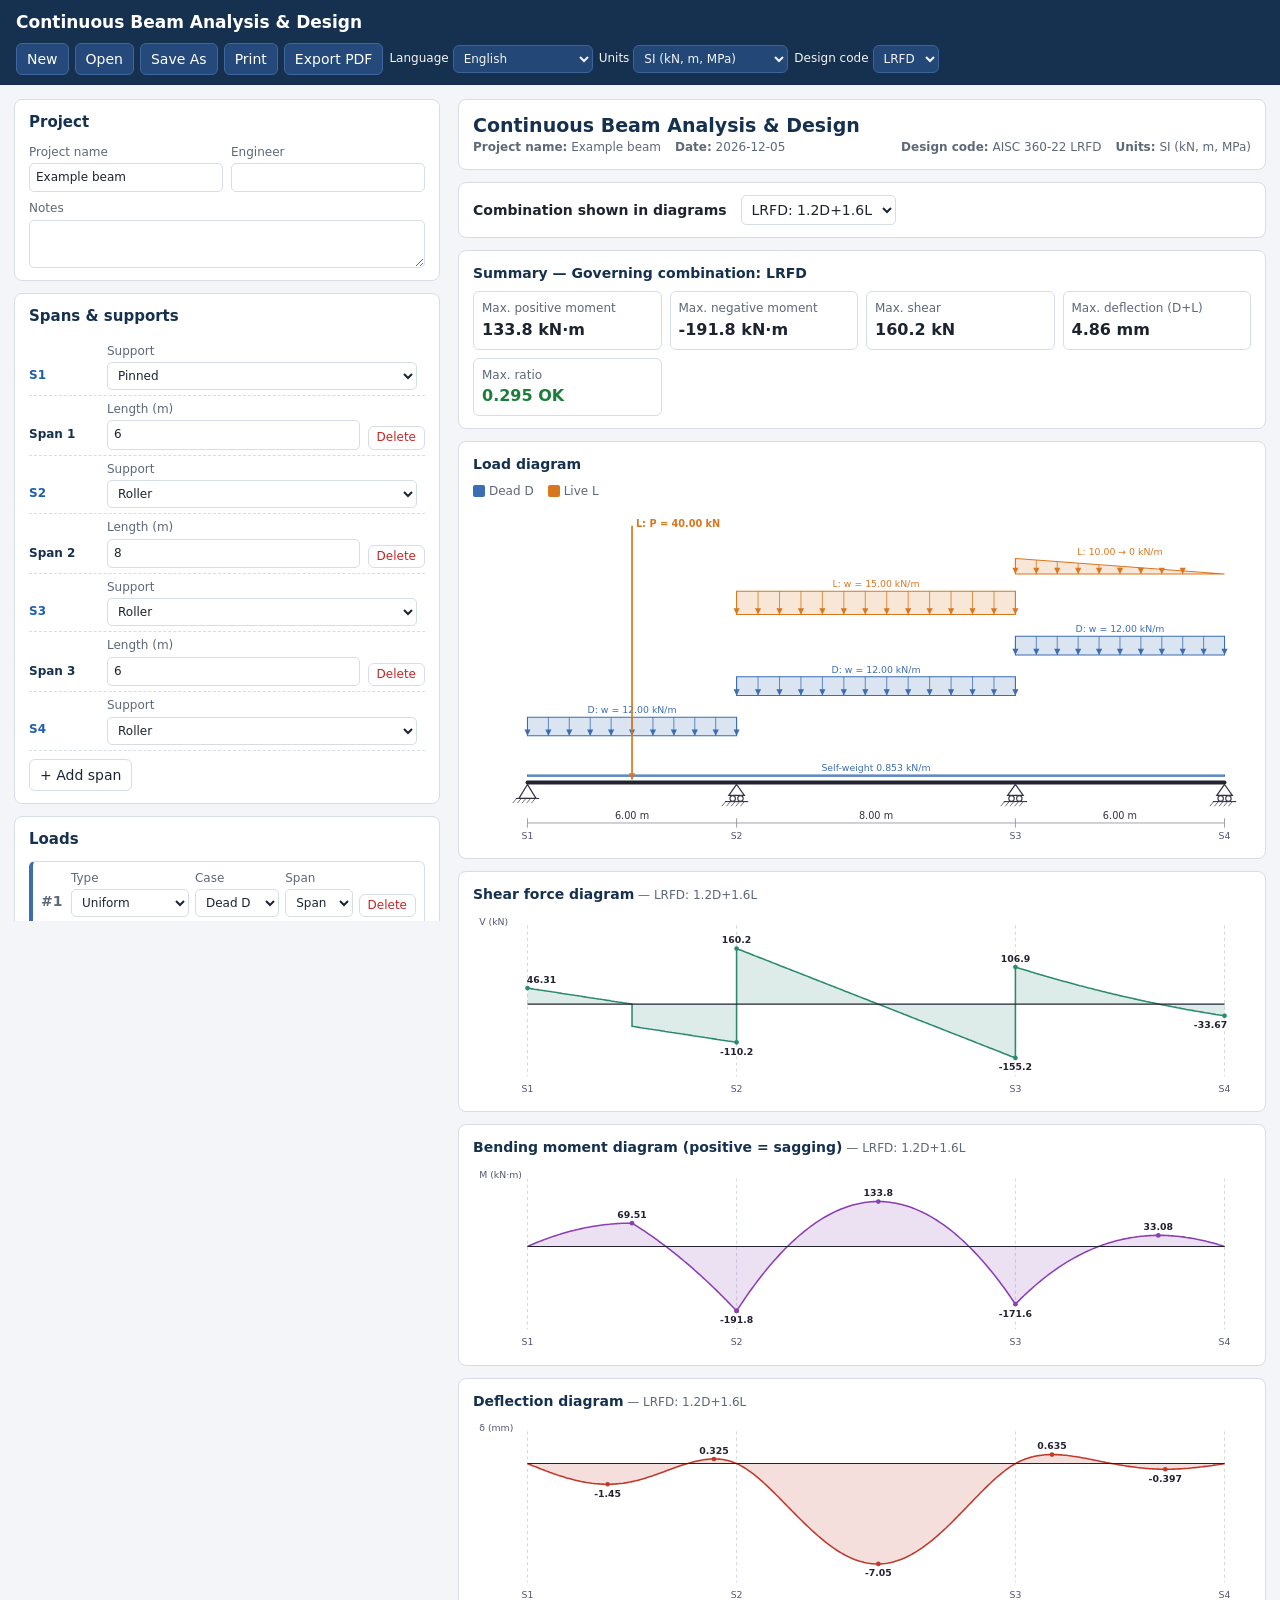
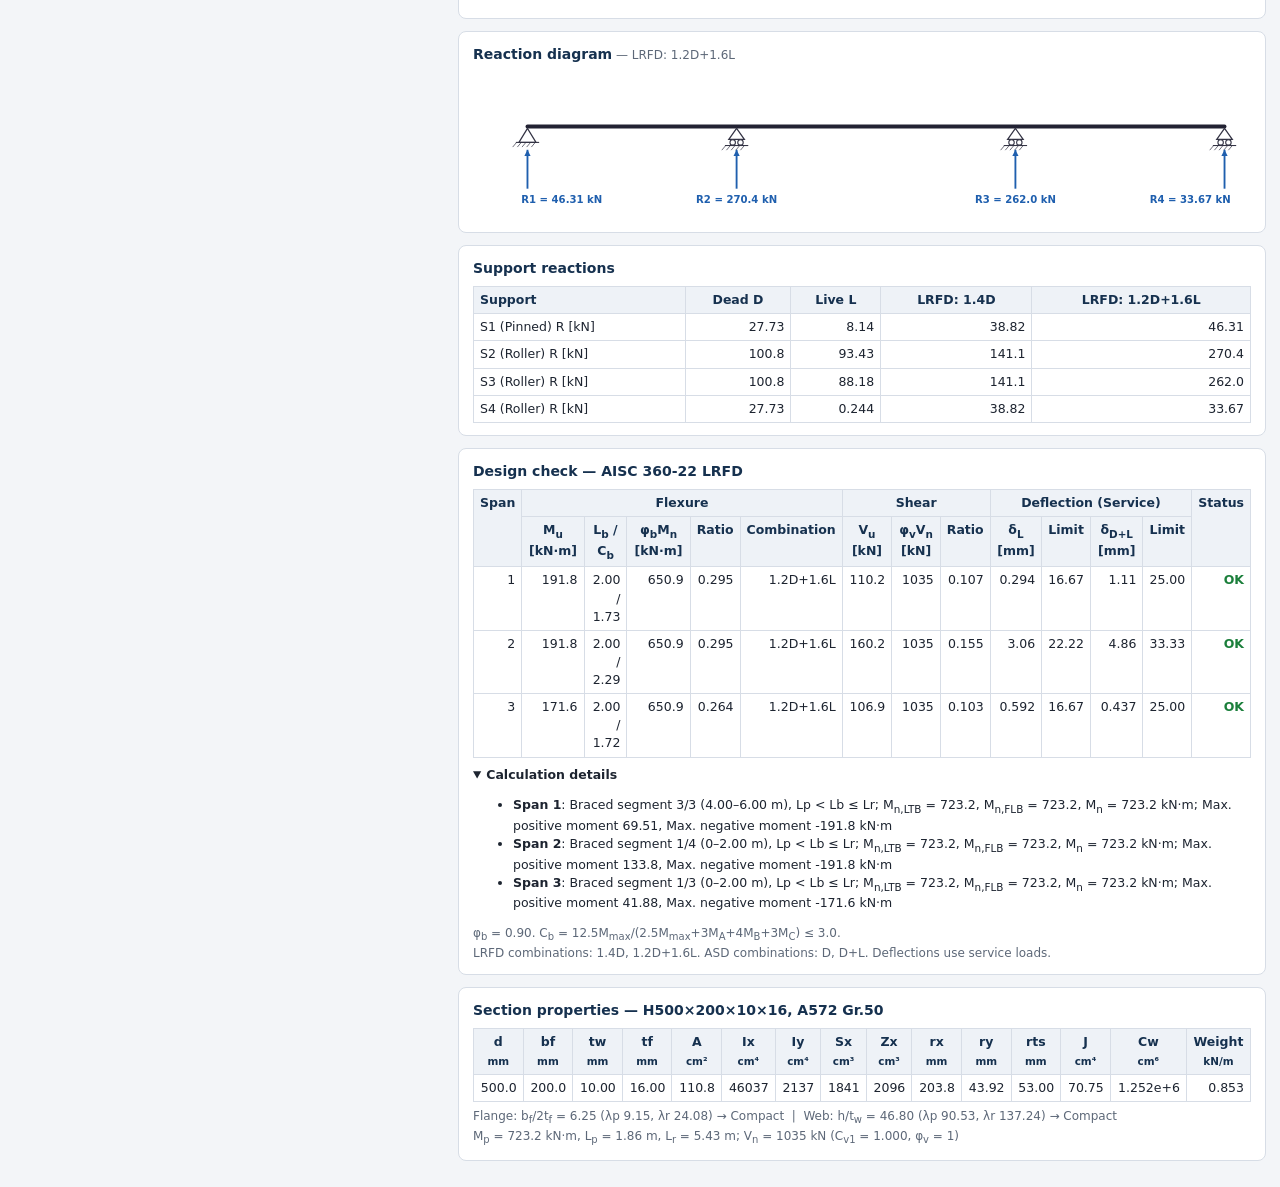
<file: continuous-beam/index.html>
<!doctype html>
<html lang="zh-Hant">
<head>
<meta charset="utf-8">
<meta name="viewport" content="width=device-width, initial-scale=1">
<title>Continuous Beam Designer</title>
<meta name="theme-color" content="#16314f">
<meta name="description" content="Continuous steel beam analysis and AISC 360 LRFD/ASD design.">
<link rel="manifest" href="manifest.webmanifest">
<link rel="icon" href="icons/icon.svg" type="image/svg+xml">
<link rel="apple-touch-icon" href="icons/apple-touch-icon.png">
<meta name="apple-mobile-web-app-capable" content="yes">
<meta name="mobile-web-app-capable" content="yes">
<meta name="apple-mobile-web-app-title" content="Beam">
<style>
:root{
  --bg:#f3f5f8; --panel:#fff; --ink:#1d2430; --muted:#5d6878; --line:#d7dde6;
  --accent:#1f5fae; --accent-ink:#fff; --ok:#1b7f3b; --ng:#c62828; --warn:#a36200;
  --cD:#3b6db3; --cL:#d9771f; --cV:#2b8a6e; --cM:#8a3fb3; --cDef:#c0392b; --cR:#1f5fae;
}
*{box-sizing:border-box}
html,body{margin:0}
body{background:var(--bg);color:var(--ink);font:14px/1.45 system-ui,-apple-system,"Segoe UI","Noto Sans TC","Noto Sans Thai","Microsoft JhengHei",sans-serif}
button,input,select,textarea{font:inherit;color:inherit}
.topbar{position:sticky;top:0;z-index:10;background:#16314f;color:#fff;display:flex;flex-wrap:wrap;gap:8px 16px;align-items:center;justify-content:space-between;padding:10px 16px}
.brand{font-weight:700;font-size:17px}
.toolbar{display:flex;flex-wrap:wrap;gap:6px;align-items:center}
.toolbar .btn{background:#24497a;color:#fff;border:1px solid #3c679f}
.toolbar .btn:hover{background:#2f5a93}
.toolbar select{background:#24497a;color:#fff;border:1px solid #3c679f;border-radius:6px;padding:5px 6px}
.toolbar label{display:flex;gap:4px;align-items:center;font-size:12px;opacity:.95}
.btn{border:1px solid var(--line);background:#fff;border-radius:6px;padding:5px 10px;cursor:pointer;white-space:nowrap}
.btn:hover{background:#eef2f7}
.btn.primary{background:var(--accent);color:var(--accent-ink);border-color:var(--accent)}
.btn.danger{color:var(--ng)}
.btn.sm{padding:2px 8px;font-size:12px}
.layout{display:grid;grid-template-columns:minmax(340px,430px) 1fr;gap:14px;padding:14px;align-items:start}
.layout>*{min-width:0}
.inputs{position:sticky;top:64px;max-height:calc(100vh - 78px);overflow:auto;padding-right:4px}
.card{background:var(--panel);border:1px solid var(--line);border-radius:8px;padding:12px 14px;margin-bottom:12px}
.card h2{font-size:15px;margin:0 0 10px;color:#16314f}
.card h3{font-size:14px;margin:0 0 8px;color:#16314f}
.fld{display:flex;flex-direction:column;gap:2px;font-size:12px;color:var(--muted);min-width:0}
.fld input,.fld select,.fld textarea{border:1px solid var(--line);border-radius:5px;padding:5px 6px;background:#fff;color:var(--ink);width:100%;min-width:0}
.fld textarea{min-height:48px;resize:vertical}
.grid2{display:grid;grid-template-columns:1fr 1fr;gap:8px}
.grid3{display:grid;grid-template-columns:repeat(3,1fr);gap:8px}
.grid4{display:grid;grid-template-columns:repeat(4,1fr);gap:8px}
.mt{margin-top:8px}
.note{font-size:12px;color:var(--muted);margin:6px 0 0}
.geo-row{display:grid;grid-template-columns:70px 1fr auto;gap:8px;align-items:end;padding:5px 0;border-bottom:1px dashed var(--line)}
.geo-row .tag{font-weight:600;font-size:12px;color:#16314f;padding-bottom:6px}
.geo-row.sup .tag{color:var(--accent)}
.load{border:1px solid var(--line);border-left:4px solid var(--cD);border-radius:6px;padding:8px;margin-bottom:8px}
.load.L{border-left-color:var(--cL)}
.load .head{display:grid;grid-template-columns:24px 1.4fr 1fr 0.8fr auto;gap:6px;align-items:end}
.load .num{font-weight:700;color:var(--muted);padding-bottom:6px}
.chk{display:flex;gap:6px;align-items:center;font-size:13px}
.report-head{display:flex;flex-wrap:wrap;justify-content:space-between;gap:6px 16px;align-items:flex-end}
.report-head h1{font-size:19px;margin:0;color:#16314f}
.meta{font-size:12px;color:var(--muted);display:flex;flex-wrap:wrap;gap:4px 14px}
.svgwrap{overflow-x:auto}
.svgwrap svg{display:block;width:100%;min-width:620px;height:auto}
table{border-collapse:collapse;width:100%;font-size:12.5px}
th,td{border:1px solid var(--line);padding:4px 6px;text-align:right;vertical-align:top}
th{background:#eef2f7;color:#16314f;font-weight:600;text-align:center}
td.l,th.l{text-align:left}
.tablewrap{overflow-x:auto}
.ok{color:var(--ok);font-weight:700}
.ng{color:var(--ng);font-weight:700}
.msg{border-radius:6px;padding:8px 10px;margin-bottom:8px;font-size:13px}
.msg.err{background:#fde8e8;color:var(--ng);border:1px solid #f3b7b7}
.msg.warn{background:#fff4e0;color:var(--warn);border:1px solid #f1d29b}
.combo-bar{display:flex;flex-wrap:wrap;gap:8px 14px;align-items:center}
.combo-bar select{border:1px solid var(--line);border-radius:5px;padding:5px 6px;background:#fff}
.legend{display:flex;gap:14px;font-size:12px;color:var(--muted);margin-bottom:4px}
.legend i{display:inline-block;width:12px;height:12px;border-radius:2px;margin-right:4px;vertical-align:-2px}
.summary-grid{display:grid;grid-template-columns:repeat(auto-fit,minmax(150px,1fr));gap:8px}
.stat{border:1px solid var(--line);border-radius:6px;padding:8px}
.stat .k{font-size:12px;color:var(--muted)}
.stat .v{font-size:16px;font-weight:700}
.detail{font-size:12.5px;color:var(--ink)}
.detail code{font-family:ui-monospace,Consolas,monospace;font-size:12px}
.print-only{display:none}
body.pdf-mode .print-only{display:block}
body.pdf-mode #report{width:790px;background:#fff;padding:0}
body.pdf-mode #report .card{break-inside:avoid;page-break-inside:avoid}
body.pdf-mode #report .svgwrap svg{min-width:0}
@media (max-width:900px){
  .topbar{position:static}
  .layout{grid-template-columns:1fr}
  .inputs{position:static;max-height:none;overflow:visible;padding-right:0}
}
@media (max-width:480px){
  .layout{padding:10px 8px}
  .grid3,.grid4{grid-template-columns:1fr 1fr}
  .load .head{grid-template-columns:20px 1fr 1fr;}
}
@media print{
  @page{size:A4;margin:12mm}
  body{background:#fff;font-size:12px}
  .no-print{display:none!important}
  .print-only{display:block!important}
  .layout{display:block;padding:0}
  .card{break-inside:avoid;page-break-inside:avoid;border:1px solid #bbb}
  .svgwrap{overflow:visible}
  .svgwrap svg{min-width:0}
}
</style>
</head>
<body>
<header class="topbar no-print">
  <div class="brand" data-i18n="appTitle"></div>
  <div class="toolbar">
    <button class="btn" data-act="new" data-i18n="new"></button>
    <button class="btn" data-act="open" data-i18n="open"></button>
    <button class="btn" data-act="save" data-i18n="save"></button>
    <button class="btn" data-act="print" data-i18n="print"></button>
    <button class="btn" data-act="pdf" data-i18n="pdf"></button>
    <button class="btn" data-act="install" data-i18n="install" id="installBtn" hidden></button>
    <label><span data-i18n="language"></span>
      <select id="langSel">
        <option value="zh">繁體中文</option><option value="en">English</option>
        <option value="th">ไทย</option><option value="id">Bahasa Indonesia</option>
      </select></label>
    <label><span data-i18n="units"></span><select id="unitSel"></select></label>
    <label><span data-i18n="code"></span>
      <select id="codeSel"><option value="LRFD">LRFD</option><option value="ASD">ASD</option></select></label>
  </div>
</header>
<main class="layout">
  <section class="inputs no-print" id="inputs"></section>
  <section class="results" id="report"></section>
</main>
<input type="file" id="fileInput" accept=".json,.beam.json,application/json" hidden>
<script>
'use strict';
/* ====================== i18n ====================== */
const I18N = {
zh:{install:'安裝 App',appTitle:'連續梁分析與設計',new:'新檔',open:'開啟舊檔',save:'另存新檔',print:'列印',pdf:'轉存 PDF',language:'語言',units:'單位',code:'設計規範',
project:'專案資訊',projName:'專案名稱',engineer:'設計者',notes:'備註',geometry:'跨距與支承',span:'跨',length:'長度',addSpan:'新增一跨',support:'支承',
sup_fixed:'固定端',sup_pin:'鉸支承',sup_roller:'滾支承',sup_free:'自由端 / 無支承',loads:'載重',addLoad:'新增載重',type:'類型',case:'類別',
ld_point:'集中載重',ld_udl:'均佈載重',ld_tri:'三角形載重',ld_trap:'梯形載重',ld_moment:'集中彎矩',caseD:'靜載重 D',caseL:'活載重 L',
pos:'位置 x',x1:'起點 x1',x2:'終點 x2',mag:'載重',peak:'峰值位於',peakStart:'起點',peakEnd:'終點',
loadNote:'x 自該跨左支承起算；載重向下為正；集中彎矩順時針為正。',del:'刪除',material:'材料',grade:'鋼材等級',custom:'自訂',
section:'斷面 (H / I 型鋼)',shape:'型鋼規格',secNote:'斷面性質依板件尺寸計算（忽略圓角），適用雙對稱 I 形斷面。',
design:'設計參數',selfWeight:'計入梁自重 (D)',lbMode:'側向支撐',lb_full:'連續側撐 (Lb = 0)',lb_supports:'僅支承處側撐 (Lb = 跨長)',lb_custom:'自訂側撐間距',
lb:'側撐間距 Lb',cbMode:'彎矩梯度係數 Cb',cb_auto:'依彎矩圖計算',cb_one:'取 1.0（保守）',deflLL:'活載撓度限制 L /',deflTL:'總載撓度限制 L /',
results:'分析結果',showCombo:'圖形顯示之載重組合',dLoad:'載重圖',dShear:'剪力圖',dMoment:'彎矩圖（正彎矩 = 下緣受拉）',dDefl:'變形圖',dReact:'反力圖',
reactions:'支承反力',combo:'組合',secProps:'斷面性質',designCheck:'設計檢核',flexure:'撓曲',shear:'剪力',deflection:'撓度',demand:'需求',capacity:'容量',
ratio:'比值',ok:'通過',ng:'不通過',status:'結果',summary:'結果摘要',unstable:'結構不穩定（機構），請檢查支承條件。',
webWarn:'腹板非結實（h/tw 超過 λp），本程式僅依 AISC F2/F3 計算，結果可能偏不保守。',inputSummary:'輸入資料',date:'日期',
confirmNew:'確定要清除目前資料並開新檔？',openError:'無法讀取檔案：格式不正確。',pdfFallback:'無法載入 PDF 元件，將開啟列印視窗，請選擇「另存為 PDF」。',
governing:'控制組合',details:'計算細節',compact:'結實',noncompact:'非結實',slender:'細長',flange:'翼板',web:'腹板',weight:'單位重',
selfWt:'自重',maxPos:'最大正彎矩',maxNeg:'最大負彎矩',maxV:'最大剪力',maxDef:'最大撓度',maxRatio:'最大應力比',spanNo:'跨號',
segment:'側撐段',service:'使用載重',liveOnly:'活載',total:'D+L',limit:'限制值',loadSkipped:'載重 #{n} 範圍無效（x2 必須大於 x1），已忽略。',
spanOut:'載重 #{n} 所在跨不存在，已忽略。',cantNote:'懸臂跨撓度限制以 2L 計算，Cb 取 1.0。',codeNote:'依 AISC 360-22：撓曲 F2/F3、剪力 G2.1。',
designNote:'LRFD 組合：1.4D、1.2D+1.6L；ASD 組合：D、D+L。撓度以使用載重檢核。',supports:'支承條件',spans:'跨長',dims:'尺寸',matSec:'材料與斷面',
settings:'設定',file:'檔案',dist:'分佈載重',reactV:'垂直反力 R',reactM:'彎矩反力 M',none:'無',cases:'載重類別'},
en:{install:'Install app',appTitle:'Continuous Beam Analysis & Design',new:'New',open:'Open',save:'Save As',print:'Print',pdf:'Export PDF',language:'Language',units:'Units',code:'Design code',
project:'Project',projName:'Project name',engineer:'Engineer',notes:'Notes',geometry:'Spans & supports',span:'Span',length:'Length',addSpan:'Add span',support:'Support',
sup_fixed:'Fixed',sup_pin:'Pinned',sup_roller:'Roller',sup_free:'Free / no support',loads:'Loads',addLoad:'Add load',type:'Type',case:'Case',
ld_point:'Point load',ld_udl:'Uniform',ld_tri:'Triangular',ld_trap:'Trapezoidal',ld_moment:'Point moment',caseD:'Dead D',caseL:'Live L',
pos:'Position x',x1:'Start x1',x2:'End x2',mag:'Load',peak:'Peak at',peakStart:'start',peakEnd:'end',
loadNote:'x is measured from the left support of the span. Loads act downward when positive; point moments are positive clockwise.',del:'Delete',material:'Material',grade:'Steel grade',custom:'Custom',
section:'Section (H / I shape)',shape:'Shape',secNote:'Properties are computed from plate dimensions (fillets ignored). Doubly symmetric I-shapes only.',
design:'Design parameters',selfWeight:'Include self-weight (D)',lbMode:'Lateral bracing',lb_full:'Continuous (Lb = 0)',lb_supports:'At supports only (Lb = span)',lb_custom:'Custom spacing',
lb:'Unbraced length Lb',cbMode:'Moment gradient factor Cb',cb_auto:'From moment diagram',cb_one:'1.0 (conservative)',deflLL:'Live-load deflection limit L /',deflTL:'Total-load deflection limit L /',
results:'Results',showCombo:'Combination shown in diagrams',dLoad:'Load diagram',dShear:'Shear force diagram',dMoment:'Bending moment diagram (positive = sagging)',dDefl:'Deflection diagram',dReact:'Reaction diagram',
reactions:'Support reactions',combo:'Combination',secProps:'Section properties',designCheck:'Design check',flexure:'Flexure',shear:'Shear',deflection:'Deflection',demand:'Demand',capacity:'Capacity',
ratio:'Ratio',ok:'OK',ng:'NG',status:'Status',summary:'Summary',unstable:'The structure is unstable (a mechanism). Check the supports.',
webWarn:'The web is not compact (h/tw exceeds λp). Only AISC F2/F3 are applied, so the result may be unconservative.',inputSummary:'Input data',date:'Date',
confirmNew:'Discard the current data and start a new file?',openError:'Could not read the file: invalid format.',pdfFallback:'The PDF component could not be loaded. The print dialog will open; choose "Save as PDF".',
governing:'Governing combination',details:'Calculation details',compact:'Compact',noncompact:'Noncompact',slender:'Slender',flange:'Flange',web:'Web',weight:'Weight',
selfWt:'Self-weight',maxPos:'Max. positive moment',maxNeg:'Max. negative moment',maxV:'Max. shear',maxDef:'Max. deflection',maxRatio:'Max. ratio',spanNo:'Span',
segment:'Braced segment',service:'Service',liveOnly:'Live',total:'D+L',limit:'Limit',loadSkipped:'Load #{n} has an invalid range (x2 must exceed x1) and was ignored.',
spanOut:'Load #{n} refers to a span that does not exist and was ignored.',cantNote:'Cantilever spans use 2L for deflection limits and Cb = 1.0.',codeNote:'Per AISC 360-22: flexure F2/F3, shear G2.1.',
designNote:'LRFD combinations: 1.4D, 1.2D+1.6L. ASD combinations: D, D+L. Deflections use service loads.',supports:'Supports',spans:'Span lengths',dims:'Dimensions',matSec:'Material & section',
settings:'Settings',file:'File',dist:'Distributed load',reactV:'Vertical reaction R',reactM:'Moment reaction M',none:'None',cases:'Load cases'},
th:{install:'ติดตั้งแอป',appTitle:'การวิเคราะห์และออกแบบคานต่อเนื่อง',new:'ไฟล์ใหม่',open:'เปิดไฟล์',save:'บันทึกเป็น',print:'พิมพ์',pdf:'ส่งออก PDF',language:'ภาษา',units:'หน่วย',code:'มาตรฐานการออกแบบ',
project:'ข้อมูลโครงการ',projName:'ชื่อโครงการ',engineer:'วิศวกรผู้ออกแบบ',notes:'หมายเหตุ',geometry:'ช่วงคานและจุดรองรับ',span:'ช่วง',length:'ความยาว',addSpan:'เพิ่มช่วงคาน',support:'จุดรองรับ',
sup_fixed:'ยึดแน่น',sup_pin:'หมุด',sup_roller:'ล้อเลื่อน',sup_free:'ปลายอิสระ / ไม่มีจุดรองรับ',loads:'น้ำหนักบรรทุก',addLoad:'เพิ่มน้ำหนักบรรทุก',type:'ชนิด',case:'กรณี',
ld_point:'แรงกระทำเป็นจุด',ld_udl:'แผ่สม่ำเสมอ',ld_tri:'แผ่รูปสามเหลี่ยม',ld_trap:'แผ่รูปสี่เหลี่ยมคางหมู',ld_moment:'โมเมนต์กระทำเป็นจุด',caseD:'น้ำหนักคงที่ D',caseL:'น้ำหนักจร L',
pos:'ตำแหน่ง x',x1:'จุดเริ่ม x1',x2:'จุดสิ้นสุด x2',mag:'ขนาด',peak:'ค่าสูงสุดที่',peakStart:'จุดเริ่ม',peakEnd:'จุดสิ้นสุด',
loadNote:'x วัดจากจุดรองรับด้านซ้ายของช่วงนั้น น้ำหนักทิศลงเป็นบวก โมเมนต์ตามเข็มนาฬิกาเป็นบวก',del:'ลบ',material:'วัสดุ',grade:'เกรดเหล็ก',custom:'กำหนดเอง',
section:'หน้าตัด (H / I)',shape:'ขนาดหน้าตัด',secNote:'คุณสมบัติหน้าตัดคำนวณจากขนาดแผ่น (ไม่รวมส่วนโค้ง) ใช้กับหน้าตัด I สมมาตรสองแกนเท่านั้น',
design:'พารามิเตอร์การออกแบบ',selfWeight:'รวมน้ำหนักตัวเองของคาน (D)',lbMode:'การค้ำยันทางข้าง',lb_full:'ค้ำยันต่อเนื่อง (Lb = 0)',lb_supports:'ค้ำยันที่จุดรองรับเท่านั้น (Lb = ช่วง)',lb_custom:'กำหนดระยะค้ำยันเอง',
lb:'ระยะไม่ค้ำยัน Lb',cbMode:'ค่าประกอบโมเมนต์ Cb',cb_auto:'คำนวณจากแผนภาพโมเมนต์',cb_one:'1.0 (ปลอดภัย)',deflLL:'พิกัดการแอ่นตัวจากน้ำหนักจร L /',deflTL:'พิกัดการแอ่นตัวรวม L /',
results:'ผลการวิเคราะห์',showCombo:'การรวมน้ำหนักที่แสดงในแผนภาพ',dLoad:'แผนภาพน้ำหนักบรรทุก',dShear:'แผนภาพแรงเฉือน',dMoment:'แผนภาพโมเมนต์ดัด (บวก = ท้องคานรับแรงดึง)',dDefl:'แผนภาพการแอ่นตัว',dReact:'แผนภาพแรงปฏิกิริยา',
reactions:'แรงปฏิกิริยาที่จุดรองรับ',combo:'การรวมน้ำหนัก',secProps:'คุณสมบัติหน้าตัด',designCheck:'การตรวจสอบการออกแบบ',flexure:'การดัด',shear:'แรงเฉือน',deflection:'การแอ่นตัว',demand:'แรงที่ต้องการ',capacity:'กำลังรับ',
ratio:'อัตราส่วน',ok:'ผ่าน',ng:'ไม่ผ่าน',status:'ผล',summary:'สรุปผล',unstable:'โครงสร้างไม่มีเสถียรภาพ (เป็นกลไก) กรุณาตรวจสอบจุดรองรับ',
webWarn:'แผ่นเอวไม่อัดแน่น (h/tw เกิน λp) โปรแกรมใช้เฉพาะ AISC F2/F3 ผลอาจไม่ปลอดภัย',inputSummary:'ข้อมูลนำเข้า',date:'วันที่',
confirmNew:'ต้องการล้างข้อมูลปัจจุบันและเริ่มไฟล์ใหม่หรือไม่?',openError:'ไม่สามารถอ่านไฟล์ได้: รูปแบบไม่ถูกต้อง',pdfFallback:'ไม่สามารถโหลดส่วนประกอบ PDF ได้ ระบบจะเปิดหน้าต่างพิมพ์ กรุณาเลือก "บันทึกเป็น PDF"',
governing:'การรวมที่ควบคุม',details:'รายละเอียดการคำนวณ',compact:'อัดแน่น',noncompact:'ไม่อัดแน่น',slender:'ชะลูด',flange:'ปีก',web:'เอว',weight:'น้ำหนักต่อความยาว',
selfWt:'น้ำหนักตัวเอง',maxPos:'โมเมนต์บวกสูงสุด',maxNeg:'โมเมนต์ลบสูงสุด',maxV:'แรงเฉือนสูงสุด',maxDef:'การแอ่นตัวสูงสุด',maxRatio:'อัตราส่วนสูงสุด',spanNo:'ช่วง',
segment:'ช่วงค้ำยัน',service:'น้ำหนักใช้งาน',liveOnly:'น้ำหนักจร',total:'D+L',limit:'ค่าพิกัด',loadSkipped:'น้ำหนัก #{n} มีช่วงไม่ถูกต้อง (x2 ต้องมากกว่า x1) จึงถูกละเว้น',
spanOut:'น้ำหนัก #{n} อยู่บนช่วงที่ไม่มีอยู่จริง จึงถูกละเว้น',cantNote:'ช่วงยื่นใช้ 2L สำหรับพิกัดการแอ่นตัว และ Cb = 1.0',codeNote:'ตาม AISC 360-22: การดัด F2/F3 แรงเฉือน G2.1',
designNote:'LRFD: 1.4D, 1.2D+1.6L  ASD: D, D+L  การแอ่นตัวใช้น้ำหนักใช้งาน',supports:'จุดรองรับ',spans:'ความยาวช่วง',dims:'ขนาด',matSec:'วัสดุและหน้าตัด',
settings:'การตั้งค่า',file:'ไฟล์',dist:'น้ำหนักแผ่',reactV:'แรงปฏิกิริยาแนวดิ่ง R',reactM:'โมเมนต์ปฏิกิริยา M',none:'ไม่มี',cases:'กรณีน้ำหนัก'},
id:{install:'Pasang aplikasi',appTitle:'Analisis & Desain Balok Menerus',new:'Baru',open:'Buka',save:'Simpan Sebagai',print:'Cetak',pdf:'Ekspor PDF',language:'Bahasa',units:'Satuan',code:'Standar desain',
project:'Informasi proyek',projName:'Nama proyek',engineer:'Perencana',notes:'Catatan',geometry:'Bentang & tumpuan',span:'Bentang',length:'Panjang',addSpan:'Tambah bentang',support:'Tumpuan',
sup_fixed:'Jepit',sup_pin:'Sendi',sup_roller:'Rol',sup_free:'Bebas / tanpa tumpuan',loads:'Beban',addLoad:'Tambah beban',type:'Jenis',case:'Kasus',
ld_point:'Beban terpusat',ld_udl:'Merata',ld_tri:'Segitiga',ld_trap:'Trapesium',ld_moment:'Momen terpusat',caseD:'Beban mati D',caseL:'Beban hidup L',
pos:'Posisi x',x1:'Awal x1',x2:'Akhir x2',mag:'Beban',peak:'Puncak di',peakStart:'awal',peakEnd:'akhir',
loadNote:'x diukur dari tumpuan kiri bentang tersebut. Beban positif ke bawah; momen terpusat positif searah jarum jam.',del:'Hapus',material:'Material',grade:'Mutu baja',custom:'Kustom',
section:'Penampang (profil H / I)',shape:'Profil',secNote:'Properti dihitung dari dimensi pelat (fillet diabaikan). Hanya untuk profil I simetris ganda.',
design:'Parameter desain',selfWeight:'Termasuk berat sendiri (D)',lbMode:'Pengekang lateral',lb_full:'Menerus (Lb = 0)',lb_supports:'Hanya di tumpuan (Lb = bentang)',lb_custom:'Jarak kustom',
lb:'Panjang tak terkekang Lb',cbMode:'Faktor gradien momen Cb',cb_auto:'Dari diagram momen',cb_one:'1,0 (konservatif)',deflLL:'Batas lendutan beban hidup L /',deflTL:'Batas lendutan total L /',
results:'Hasil analisis',showCombo:'Kombinasi pada diagram',dLoad:'Diagram beban',dShear:'Diagram gaya geser',dMoment:'Diagram momen lentur (positif = serat bawah tarik)',dDefl:'Diagram lendutan',dReact:'Diagram reaksi',
reactions:'Reaksi tumpuan',combo:'Kombinasi',secProps:'Properti penampang',designCheck:'Pemeriksaan desain',flexure:'Lentur',shear:'Geser',deflection:'Lendutan',demand:'Kebutuhan',capacity:'Kapasitas',
ratio:'Rasio',ok:'Aman',ng:'Tidak aman',status:'Status',summary:'Ringkasan',unstable:'Struktur tidak stabil (mekanisme). Periksa tumpuan.',
webWarn:'Badan tidak kompak (h/tw melebihi λp). Hanya AISC F2/F3 yang diterapkan, sehingga hasil bisa tidak konservatif.',inputSummary:'Data masukan',date:'Tanggal',
confirmNew:'Buang data saat ini dan mulai file baru?',openError:'File tidak dapat dibaca: format tidak valid.',pdfFallback:'Komponen PDF tidak dapat dimuat. Dialog cetak akan terbuka; pilih "Simpan sebagai PDF".',
governing:'Kombinasi menentukan',details:'Rincian perhitungan',compact:'Kompak',noncompact:'Nonkompak',slender:'Langsing',flange:'Sayap',web:'Badan',weight:'Berat',
selfWt:'Berat sendiri',maxPos:'Momen positif maks.',maxNeg:'Momen negatif maks.',maxV:'Geser maks.',maxDef:'Lendutan maks.',maxRatio:'Rasio maks.',spanNo:'Bentang',
segment:'Segmen terkekang',service:'Layan',liveOnly:'Hidup',total:'D+L',limit:'Batas',loadSkipped:'Beban #{n} memiliki rentang tidak valid (x2 harus lebih besar dari x1) dan diabaikan.',
spanOut:'Beban #{n} berada pada bentang yang tidak ada dan diabaikan.',cantNote:'Bentang kantilever memakai 2L untuk batas lendutan dan Cb = 1,0.',codeNote:'Menurut AISC 360-22: lentur F2/F3, geser G2.1.',
designNote:'Kombinasi LRFD: 1,4D, 1,2D+1,6L. Kombinasi ASD: D, D+L. Lendutan memakai beban layan.',supports:'Tumpuan',spans:'Panjang bentang',dims:'Dimensi',matSec:'Material & penampang',
settings:'Pengaturan',file:'File',dist:'Beban terbagi',reactV:'Reaksi vertikal R',reactM:'Reaksi momen M',none:'Tidak ada',cases:'Kasus beban'}
};
const HTML_LANG={zh:'zh-Hant',en:'en',th:'th',id:'id'};
function t(k,vars){let s=(I18N[state.lang]||I18N.en)[k];if(s==null)s=I18N.en[k]??k;if(vars)for(const v in vars)s=s.replace('{'+v+'}',vars[v]);return s}

/* ====================== Units (internal: N, mm, MPa) ====================== */
const UNITS={
 SI:{label:'SI (kN, m, MPa)',len:[1000,'m'],force:[1000,'kN'],dist:[1,'kN/m'],mom:[1e6,'kN·m'],stress:[1,'MPa'],dim:[1,'mm'],defl:[1,'mm'],area:[100,'cm²'],mod:[1e3,'cm³'],inertia:[1e4,'cm⁴'],warp:[1e6,'cm⁶']},
 MKS:{label:'MKS (tf, m, kgf/cm²)',len:[1000,'m'],force:[9806.65,'tf'],dist:[9.80665,'tf/m'],mom:[9.80665e6,'tf·m'],stress:[0.0980665,'kgf/cm²'],dim:[1,'mm'],defl:[1,'mm'],area:[100,'cm²'],mod:[1e3,'cm³'],inertia:[1e4,'cm⁴'],warp:[1e6,'cm⁶']},
 US:{label:'US (kip, ft, ksi)',len:[304.8,'ft'],force:[4448.2216,'kip'],dist:[14.593903,'kip/ft'],mom:[1355817.95,'kip·ft'],stress:[6.8947573,'ksi'],dim:[25.4,'in'],defl:[25.4,'in'],area:[645.16,'in²'],mod:[16387.064,'in³'],inertia:[416231.43,'in⁴'],warp:[268535866,'in⁶']}
};
const toD=(v,q)=>v/UNITS[state.units][q][0];
const fromD=(v,q)=>v*UNITS[state.units][q][0];
const us=q=>UNITS[state.units][q][1];
function fmt(v){if(v==null||!isFinite(v))return '—';const a=Math.abs(v);if(a<1e-9)return '0';
 if(a>=1e6)return v.toExponential(3);const d=a>=1000?0:a>=100?1:a>=1?2:a>=0.01?3:4;return v.toFixed(d)}
const fD=(v,q)=>fmt(toD(v,q));
function inVal(v,q){if(v==null||!isFinite(v))return '';const x=q?toD(v,q):v;return String(+x.toPrecision(6))}
const esc=s=>String(s??'').replace(/[&<>"']/g,c=>({'&':'&amp;','<':'&lt;','>':'&gt;','"':'&quot;',"'":'&#39;'}[c]));

/* ====================== Materials & shapes ====================== */
const GRADES={'A36':[250,400],'A572 Gr.50':[345,450],'A992':[345,450],'SS400':[245,400],'SN400B':[235,400],'SN490B':[325,490],'SM490':[325,490]};
const H_SHAPES=[['H150×75×5×7',150,75,5,7],['H200×100×5.5×8',200,100,5.5,8],['H250×125×6×9',250,125,6,9],['H300×150×6.5×9',300,150,6.5,9],
 ['H350×175×7×11',350,175,7,11],['H400×200×8×13',400,200,8,13],['H450×200×9×14',450,200,9,14],['H500×200×10×16',500,200,10,16],
 ['H600×200×11×17',600,200,11,17],['H700×300×13×24',700,300,13,24],['H800×300×14×26',800,300,14,26],['H900×300×16×28',900,300,16,28],
 ['H200×200×8×12',200,200,8,12],['H250×250×9×14',250,250,9,14],['H300×300×10×15',300,300,10,15],['H350×350×12×19',350,350,12,19],
 ['H400×400×13×21',400,400,13,21],['H294×200×8×12',294,200,8,12],['H390×300×10×16',390,300,10,16],['H488×300×11×18',488,300,11,18],['H588×300×12×20',588,300,12,20]];
const W_SHAPES=[['W8x31',8.00,8.00,0.285,0.435],['W10x33',9.73,7.96,0.290,0.435],['W12x26',12.2,6.49,0.230,0.380],['W12x50',12.2,8.08,0.370,0.640],
 ['W14x22',13.7,5.00,0.230,0.335],['W14x48',13.8,8.03,0.340,0.595],['W16x31',15.9,5.53,0.275,0.440],['W18x35',17.7,6.00,0.300,0.425],
 ['W21x44',20.7,6.50,0.350,0.450],['W24x55',23.6,7.01,0.395,0.505],['W27x84',26.7,10.0,0.460,0.640],['W30x99',29.7,10.5,0.520,0.670]]
 .map(([n,d,b,w,f])=>[n,d*25.4,b*25.4,w*25.4,f*25.4]);
const SHAPES=Object.fromEntries([...H_SHAPES,...W_SHAPES].map(s=>[s[0],s.slice(1)]));

/* ====================== State ====================== */
const kN=1000, m=1000;
function defaultState(){return{
 app:'continuous-beam',version:1,lang:(state&&state.lang)||guessLang(),units:'SI',code:'LRFD',
 project:{name:'Example beam',engineer:'',notes:''},
 spans:[6*m,8*m,6*m],supports:['pin','roller','roller','roller'],
 loads:[
  {type:'udl',case:'D',span:0,x:3000,P:10*kN,M:0,x1:0,x2:6000,w:12,w1:5,w2:10,peak:'end'},
  {type:'udl',case:'D',span:1,x:4000,P:10*kN,M:0,x1:0,x2:8000,w:12,w1:5,w2:10,peak:'end'},
  {type:'udl',case:'D',span:2,x:3000,P:10*kN,M:0,x1:0,x2:6000,w:12,w1:5,w2:10,peak:'end'},
  {type:'udl',case:'L',span:1,x:4000,P:10*kN,M:0,x1:0,x2:8000,w:15,w1:5,w2:10,peak:'end'},
  {type:'point',case:'L',span:0,x:3000,P:40*kN,M:0,x1:0,x2:6000,w:10,w1:5,w2:10,peak:'end'},
  {type:'tri',case:'L',span:2,x:3000,P:10*kN,M:0,x1:0,x2:6000,w:10,w1:5,w2:10,peak:'start'}],
 material:{grade:'A572 Gr.50',Fy:345,Fu:450,E:200000},
 section:{preset:'H500×200×10×16',d:500,bf:200,tw:10,tf:16},
 design:{selfWeight:true,lbMode:'custom',lb:2000,cbMode:'auto',defLL:360,defTL:240},
 view:{combo:'combo:1'}
}}
function guessLang(){const l=(navigator.language||'').toLowerCase();return l.startsWith('th')?'th':l.startsWith('id')||l.startsWith('ms')?'id':l.startsWith('zh')?'zh':'en'}
let state=null;
state=defaultState();
try{const saved=localStorage.getItem('cbeam-state');if(saved){const s=JSON.parse(saved);if(validState(s))state=mergeState(s)}}catch(e){}
function validState(s){return s&&Array.isArray(s.spans)&&s.spans.length>0&&Array.isArray(s.supports)&&s.supports.length===s.spans.length+1&&Array.isArray(s.loads)&&s.section&&s.material}
function mergeState(s){const d=defaultState();return{...d,...s,project:{...d.project,...s.project},material:{...d.material,...s.material},section:{...d.section,...s.section},design:{...d.design,...s.design},view:{...d.view,...(s.view||{})}}}
function persist(){try{localStorage.setItem('cbeam-state',JSON.stringify(state))}catch(e){}}

/* ====================== Section properties ====================== */
function secProps(s){
 const {d,bf,tw,tf}=s;const h=d-2*tf,h0=d-tf;
 const A=2*bf*tf+h*tw;
 const Ix=bf*d**3/12-(bf-tw)*h**3/12;
 const Iy=2*tf*bf**3/12+h*tw**3/12;
 const Sx=2*Ix/d,Sy=2*Iy/bf;
 const Zx=bf*tf*(d-tf)+tw*h*h/4,Zy=bf*bf*tf/2+h*tw*tw/4;
 const J=(2*bf*tf**3+h0*tw**3)/3,Cw=Iy*h0*h0/4;
 const rts=Math.sqrt(Math.sqrt(Iy*Cw)/Sx);
 return{d,bf,tw,tf,h,h0,A,Ix,Iy,Sx,Sy,Zx,Zy,J,Cw,rts,rx:Math.sqrt(Ix/A),ry:Math.sqrt(Iy/A),wt:A*1e-6*7850*9.80665/1000};
}
function validSection(s){return s.d>0&&s.bf>0&&s.tw>0&&s.tf>0&&s.d>2*s.tf&&s.bf>=s.tw}

/* ====================== AISC 360 checks ====================== */
function flexure(sec,mat,Lb,Cb){
 const E=mat.E,Fy=mat.Fy,{Sx,Zx,ry,rts,J,h0,h,tw,bf,tf}=sec;
 const Mp=Fy*Zx,Mr=0.7*Fy*Sx;
 const lamf=bf/(2*tf),lpf=0.38*Math.sqrt(E/Fy),lrf=1.0*Math.sqrt(E/Fy);
 const lamw=h/tw,lpw=3.76*Math.sqrt(E/Fy),lrw=5.70*Math.sqrt(E/Fy);
 const Lp=1.76*ry*Math.sqrt(E/Fy);
 const jc=J/(Sx*h0);
 const Lr=1.95*rts*E/(0.7*Fy)*Math.sqrt(jc+Math.sqrt(jc*jc+6.76*(0.7*Fy/E)**2));
 let Mltb,zone;
 if(Lb<=Lp){Mltb=Mp;zone='Lb ≤ Lp'}
 else if(Lb<=Lr){Mltb=Math.min(Mp,Cb*(Mp-(Mp-Mr)*(Lb-Lp)/(Lr-Lp)));zone='Lp < Lb ≤ Lr'}
 else{const r=Lb/rts;const Fcr=Cb*Math.PI**2*E/(r*r)*Math.sqrt(1+0.078*jc*r*r);Mltb=Math.min(Mp,Fcr*Sx);zone='Lb > Lr'}
 let Mflb,fcls;
 if(lamf<=lpf){Mflb=Mp;fcls='compact'}
 else if(lamf<=lrf){Mflb=Mp-(Mp-Mr)*(lamf-lpf)/(lrf-lpf);fcls='noncompact'}
 else{const kc=Math.min(0.76,Math.max(0.35,4/Math.sqrt(lamw)));Mflb=0.9*E*kc*Sx/(lamf*lamf);fcls='slender'}
 const wcls=lamw<=lpw?'compact':lamw<=lrw?'noncompact':'slender';
 return{Mn:Math.min(Mltb,Mflb),Mp,Mltb,Mflb,Lp,Lr,lamf,lpf,lrf,lamw,lpw,lrw,fcls,wcls,zone,Lb,Cb};
}
function shearCap(sec,mat){
 const E=mat.E,Fy=mat.Fy,ht=sec.h/sec.tw,Aw=sec.d*sec.tw;let Cv1,phi,om;
 if(ht<=2.24*Math.sqrt(E/Fy)){Cv1=1;phi=1.0;om=1.5}
 else{phi=0.9;om=1.67;const kv=5.34,lim=1.10*Math.sqrt(kv*E/Fy);Cv1=ht<=lim?1:lim/ht}
 return{Vn:0.6*Fy*Aw*Cv1,Cv1,phi,om,Aw,ht};
}
const COMBOS={LRFD:[{id:'1.4D',D:1.4,L:0},{id:'1.2D+1.6L',D:1.2,L:1.6}],ASD:[{id:'D',D:1,L:0},{id:'D+L',D:1,L:1}]};
function viewOptions(){return[{key:'case:D',D:1,L:0,label:t('caseD')},{key:'case:L',D:0,L:1,label:t('caseL')},...COMBOS[state.code].map((c,i)=>({key:'combo:'+i,D:c.D,L:c.L,label:state.code+': '+c.id}))]}

/* ====================== FE analysis (Euler-Bernoulli, banded solver) ====================== */
function normLoads(st,warn){
 const out=[];
 st.loads.forEach((l,i)=>{
  const L=st.spans[l.span];if(L==null){warn.push(t('spanOut',{n:i+1}));return}
  const c=l.case==='L'?'L':'D',cl=x=>Math.min(L,Math.max(0,+x||0));
  if(l.type==='point')out.push({kind:'point',case:c,span:l.span,x:cl(l.x),P:+l.P||0,i});
  else if(l.type==='moment')out.push({kind:'moment',case:c,span:l.span,x:cl(l.x),M:+l.M||0,i});
  else{
   const x1=cl(l.x1),x2=cl(l.x2);if(!(x2-x1>L*1e-6)){warn.push(t('loadSkipped',{n:i+1}));return}
   let w1,w2;if(l.type==='udl'){w1=w2=+l.w||0}else if(l.type==='tri'){if(l.peak==='start'){w1=+l.w||0;w2=0}else{w1=0;w2=+l.w||0}}else{w1=+l.w1||0;w2=+l.w2||0}
   out.push({kind:'dist',case:c,span:l.span,x1,x2,w1,w2,i,type:l.type});
  }
 });
 return out;
}
function analyze(st){
 const warn=[];const sec=secProps(st.section);const EI=st.material.E*sec.Ix;
 const loads=normLoads(st,warn);const nS=st.spans.length;
 const X0=[0];st.spans.forEach(L=>X0.push(X0[X0.length-1]+L));
 const nodes=[],elems=[],supNode=[];
 const ND=Math.max(16,Math.min(60,Math.round(240/nS)));
 for(let s=0;s<nS;s++){
  const L=st.spans[s];const pts=[];
  for(let k=0;k<=ND;k++)pts.push(L*k/ND);
  loads.filter(l=>l.span===s).forEach(l=>{if(l.kind==='dist')pts.push(l.x1,l.x2);else pts.push(l.x)});
  pts.sort((a,b)=>a-b);const u=[];
  for(const p of pts){if(!u.length||p-u[u.length-1]>L*1e-6)u.push(p)}
  if(L-u[u.length-1]<=L*1e-6)u[u.length-1]=L;
  if(s===0){nodes.push({x:0,span:0,loc:0});supNode.push(0)}
  let prev=nodes.length-1;
  for(let j=1;j<u.length;j++){
   nodes.push({x:X0[s]+u[j],span:s,loc:u[j]});
   elems.push({n1:prev,n2:nodes.length-1,span:s,a:u[j-1],b:u[j],L:u[j]-u[j-1],q:{D:[0,0],L:[0,0]}});
   prev=nodes.length-1;
  }
  supNode.push(nodes.length-1);
 }
 const sw=st.design.selfWeight?sec.wt:0;
 for(const e of elems){
  e.q.D[0]+=sw;e.q.D[1]+=sw;
  for(const l of loads){if(l.kind!=='dist'||l.span!==e.span)continue;const tol=st.spans[e.span]*1e-6;
   if(e.a>=l.x1-tol&&e.b<=l.x2+tol){const f=x=>l.w1+(l.w2-l.w1)*(x-l.x1)/(l.x2-l.x1);e.q[l.case][0]+=f(e.a);e.q[l.case][1]+=f(e.b)}}
 }
 const n=nodes.length,nd=2*n,BW=3;
 const K=Array.from({length:nd},()=>new Float64Array(BW+1));
 const F={D:new Float64Array(nd),L:new Float64Array(nd)},Fn={D:new Float64Array(nd),L:new Float64Array(nd)};
 const kloc=L=>{const c=EI/L**3;return[[12*c,6*L*c,-12*c,6*L*c],[6*L*c,4*L*L*c,-6*L*c,2*L*L*c],[-12*c,-6*L*c,12*c,-6*L*c],[6*L*c,2*L*L*c,-6*L*c,4*L*L*c]]};
 const ffix=(q,L)=>{const[qa,qb]=q,dq=qb-qa;return[qa*L/2+dq*3*L/20,qa*L*L/12+dq*L*L/30,qa*L/2+dq*7*L/20,-(qa*L*L/12+dq*L*L/20)]};
 for(const e of elems){
  e.k=kloc(e.L);e.dofs=[2*e.n1,2*e.n1+1,2*e.n2,2*e.n2+1];
  for(let i=0;i<4;i++)for(let j=0;j<4;j++){const r=e.dofs[i],c=e.dofs[j];if(c>=r)K[r][c-r]+=e.k[i][j]}
  e.ff={D:ffix(e.q.D,e.L),L:ffix(e.q.L,e.L)};
  for(const c of['D','L'])for(let i=0;i<4;i++)F[c][e.dofs[i]]-=e.ff[c][i];
 }
 const findNode=(s,x)=>{const L=st.spans[s],tol=L*1e-6;if(x<=tol)return supNode[s];if(x>=L-tol)return supNode[s+1];
  let best=-1,bd=Infinity;for(let i=0;i<n;i++){if(nodes[i].span!==s)continue;const dd=Math.abs(nodes[i].loc-x);if(dd<bd){bd=dd;best=i}}return best};
 for(const l of loads){
  if(l.kind==='point'){const k=findNode(l.span,l.x);F[l.case][2*k]-=l.P;Fn[l.case][2*k]-=l.P}
  if(l.kind==='moment'){const k=findNode(l.span,l.x);F[l.case][2*k+1]-=l.M;Fn[l.case][2*k+1]-=l.M}
 }
 const cons=[];st.supports.forEach((s,i)=>{const k=supNode[i];if(s==='fixed')cons.push(2*k,2*k+1);else if(s==='pin'||s==='roller')cons.push(2*k)});
 let maxd=0;for(let i=0;i<nd;i++)maxd=Math.max(maxd,Math.abs(K[i][0]));
 for(const r of cons){K[r].fill(0);K[r][0]=maxd;for(let k=1;k<=BW;k++)if(r-k>=0)K[r-k][k]=0;F.D[r]=0;F.L[r]=0}
 for(let i=0;i<nd;i++){
  const piv=K[i][0];if(!(piv>maxd*1e-11))return{ok:false,error:t('unstable'),warn,sec,X0,supNode};
  for(let k=1;k<=BW;k++){const j=i+k;if(j>=nd)break;const f=K[i][k]/piv;if(f===0)continue;
   for(let mm=k;mm<=BW;mm++)if(i+mm<nd)K[j][mm-k]-=f*K[i][mm];F.D[j]-=f*F.D[i];F.L[j]-=f*F.L[i]}
 }
 const D={};
 for(const c of['D','L']){const d=new Float64Array(nd);for(let i=nd-1;i>=0;i--){let s=F[c][i];for(let k=1;k<=BW;k++)if(i+k<nd)s-=K[i][k]*d[i+k];d[i]=s/K[i][0]}D[c]=d}
 // samples
 const sx=[],sspan=[],sloc=[];const out={D:{V:[],M:[],v:[]},L:{V:[],M:[],v:[]}};
 for(const e of elems){
  for(const xi of[0,0.5,1]){sx.push(X0[e.span]+e.a+xi*e.L);sspan.push(e.span);sloc.push(e.a+xi*e.L)}
  for(const c of['D','L']){
   const de=e.dofs.map(k=>D[c][k]);const f=[0,0,0,0];
   for(let i=0;i<4;i++){let s=e.ff[c][i];for(let j=0;j<4;j++)s+=e.k[i][j]*de[j];f[i]=s}
   (e.f||(e.f={}))[c]=f;const[qa,qb]=e.q[c],L=e.L,V0=f[0],M0=-f[1];
   for(const xi of[0,0.5,1]){const x=xi*L;
    out[c].V.push(V0-(qa*x+(qb-qa)*x*x/(2*L)));
    out[c].M.push(M0+V0*x-(qa*x*x/2+(qb-qa)*x**3/(6*L)));
    let v;if(xi===0)v=de[0];else if(xi===1)v=de[2];else v=0.5*de[0]+L/8*de[1]+0.5*de[2]-L/8*de[3]-(qa+qb)/2*L**4/(384*EI);
    out[c].v.push(v)}
  }
 }
 const R={D:[],L:[]};
 st.supports.forEach((s,i)=>{const k=supNode[i];
  for(const c of['D','L']){let rv=0,rm=0;for(const e of elems){if(e.n1===k){rv+=e.f[c][0];rm+=e.f[c][1]}if(e.n2===k){rv+=e.f[c][2];rm+=e.f[c][3]}}
   rv-=Fn[c][2*k];rm-=Fn[c][2*k+1];
   R[c].push({v:(s==='free')?0:rv,m:(s==='fixed')?-rm:0,has:s!=='free',hasM:s==='fixed'})}});
 return{ok:true,warn,sec,X0,supNode,loads,sw,sx,sspan,sloc,cases:out,R,Ltot:X0[nS]};
}
function comb(res,D,L,key){const a=res.cases.D[key],b=res.cases.L[key];return a.map((v,i)=>D*v+L*b[i])}
function combR(res,D,L){return res.R.D.map((r,i)=>({v:D*r.v+L*res.R.L[i].v,m:D*r.m+L*res.R.L[i].m,has:r.has,hasM:r.hasM}))}

/* ====================== Design ====================== */
function design(st,res){
 const sec=res.sec,mat=st.material,combos=COMBOS[st.code],lrfd=st.code==='LRFD';
 const sh=shearCap(sec,mat);const Vcap=lrfd?sh.phi*sh.Vn:sh.Vn/sh.om;
 const nS=st.spans.length;const rows=[];
 const Mc=combos.map(c=>comb(res,c.D,c.L,'M')),Vc=combos.map(c=>comb(res,c.D,c.L,'V'));
 const vL=res.cases.L.v,vT=comb(res,1,1,'v');
 for(let s=0;s<nS;s++){
  const L=st.spans[s];const idx=[];res.sspan.forEach((sp,i)=>{if(sp===s)idx.push(i)});
  const cant=(s===0&&st.supports[0]==='free')||(s===nS-1&&st.supports[nS]==='free');
  let segs;const lbm=st.design.lbMode;
  if(lbm==='full')segs=[[0,L,0]];else if(lbm==='supports')segs=[[0,L,L]];
  else{const lb=Math.max(1,+st.design.lb||L);const nn=Math.max(1,Math.ceil(L/lb-1e-9));segs=[];for(let k=0;k<nn;k++)segs.push([k*L/nn,(k+1)*L/nn,L/nn])}
  const Mat=(M,x)=>{let p=idx[0];for(const i of idx){if(res.sloc[i]>=x){const a=res.sloc[p],b=res.sloc[i];return b-a<1e-9?M[i]:M[p]+(M[i]-M[p])*(x-a)/(b-a)}p=i}return M[idx[idx.length-1]]};
  let flex=null,mpos=0,mneg=0;
  combos.forEach((c,ci)=>{const M=Mc[ci];
   for(const i of idx){mpos=Math.max(mpos,M[i]);mneg=Math.min(mneg,M[i])}
   segs.forEach(([a,b,Lb],si)=>{
    let Mmax=0;for(const i of idx){const x=res.sloc[i];if(x>=a-1e-6&&x<=b+1e-6)Mmax=Math.max(Mmax,Math.abs(M[i]))}
    let Cb=1;if(st.design.cbMode==='auto'&&!cant&&Mmax>0&&Lb>0){const q=(b-a)/4;const MA=Math.abs(Mat(M,a+q)),MB=Math.abs(Mat(M,a+2*q)),MC=Math.abs(Mat(M,a+3*q));Cb=Math.min(3,12.5*Mmax/(2.5*Mmax+3*MA+4*MB+3*MC))}
    const fl=flexure(sec,mat,Lb,Cb);const cap=lrfd?0.9*fl.Mn:fl.Mn/1.67;const ratio=cap>0?Mmax/cap:Infinity;
    if(!flex||ratio>flex.ratio)flex={ratio,Mmax,cap,fl,combo:c.id,seg:si+1,nseg:segs.length,a,b}});
  });
  let shear={ratio:-1};combos.forEach((c,ci)=>{let Vmax=0;for(const i of idx)Vmax=Math.max(Vmax,Math.abs(Vc[ci][i]));const r=Vmax/Vcap;if(r>shear.ratio)shear={ratio:r,Vmax,cap:Vcap,combo:c.id}});
  let dL=0,dT=0;for(const i of idx){dL=Math.max(dL,Math.abs(vL[i]));dT=Math.max(dT,Math.abs(vT[i]))}
  const Ld=cant?2*L:L;const limL=Ld/(+st.design.defLL||360),limT=Ld/(+st.design.defTL||240);
  rows.push({s,L,cant,flex,shear,mpos,mneg,dL,dT,limL,limT,rL:dL/limL,rT:dT/limT});
 }
 return{rows,sh,Vcap,lrfd};
}

/* ====================== SVG drawing ====================== */
const SW=1000,PL=70,PR=34;
function xs(res,x){return PL+x/res.Ltot*(SW-PL-PR)}
function supportSym(type,px,py,isEnd,side){
 const g=[];const c='#334';
 if(type==='pin'){g.push(`<polygon points="${px},${py} ${px-11},${py+18} ${px+11},${py+18}" fill="#fff" stroke="${c}" stroke-width="1.6"/>`,hatchLine(px,py+18))}
 else if(type==='roller'){g.push(`<polygon points="${px},${py} ${px-10},${py+14} ${px+10},${py+14}" fill="#fff" stroke="${c}" stroke-width="1.6"/>`,`<circle cx="${px-5}" cy="${py+18}" r="3.5" fill="#fff" stroke="${c}" stroke-width="1.4"/><circle cx="${px+5}" cy="${py+18}" r="3.5" fill="#fff" stroke="${c}" stroke-width="1.4"/>`,hatchLine(px,py+22))}
 else if(type==='fixed'){
  if(isEnd){const dx=side<0?-1:1;let h=`<line x1="${px}" y1="${py-20}" x2="${px}" y2="${py+20}" stroke="${c}" stroke-width="2.4"/>`;for(let k=-18;k<=14;k+=8)h+=`<line x1="${px}" y1="${py+k}" x2="${px+dx*8}" y2="${py+k+8}" stroke="${c}" stroke-width="1"/>`;g.push(h)}
  else g.push(`<rect x="${px-9}" y="${py-9}" width="18" height="27" fill="#cfd6e0" stroke="${c}" stroke-width="1.4"/>`,hatchLine(px,py+18));
 }
 return g.join('');
}
function hatchLine(px,y){let h=`<line x1="${px-15}" y1="${y}" x2="${px+15}" y2="${y}" stroke="#334" stroke-width="1.4"/>`;for(let k=-14;k<=10;k+=6)h+=`<line x1="${px+k}" y1="${y}" x2="${px+k-5}" y2="${y+6}" stroke="#334" stroke-width="0.9"/>`;return h}
function arrowDown(x,y1,y2,col,w=1.4){const up=y2<y1;const s=up?1:-1;return `<line x1="${x}" y1="${y1}" x2="${x}" y2="${y2}" stroke="${col}" stroke-width="${w}"/><polygon points="${x},${y2} ${x-4},${y2-s*-8} ${x+4},${y2-s*-8}" fill="${col}"/>`}
function beamBase(res,st,beamY){
 let g=`<line x1="${xs(res,0)}" y1="${beamY}" x2="${xs(res,res.Ltot)}" y2="${beamY}" stroke="#223" stroke-width="5" stroke-linecap="round"/>`;
 st.supports.forEach((s,i)=>{const px=xs(res,res.X0[i]);const isEnd=i===0||i===st.supports.length-1;g+=supportSym(s,px,beamY+2.5,isEnd,i===0?-1:1)});
 return g;
}
function dimLine(res,st,y){
 let g=`<line x1="${xs(res,0)}" y1="${y}" x2="${xs(res,res.Ltot)}" y2="${y}" stroke="#889" stroke-width="1"/>`;
 res.X0.forEach((x,i)=>{const px=xs(res,x);g+=`<line x1="${px}" y1="${y-6}" x2="${px}" y2="${y+6}" stroke="#889"/><text x="${px}" y="${y+20}" font-size="12" text-anchor="middle" fill="#557">S${i+1}</text>`});
 st.spans.forEach((L,i)=>{const px=(xs(res,res.X0[i])+xs(res,res.X0[i+1]))/2;g+=`<text x="${px}" y="${y-5}" font-size="12.5" text-anchor="middle" fill="#334">${fD(L,'len')} ${us('len')}</text>`});
 return g;
}
function loadDiagram(st,res){
 const colOf=c=>c==='L'?'var(--cL)':'var(--cD)';
 const lanes=res.loads.filter(l=>l.kind==='dist').map(l=>({...l,gx1:res.X0[l.span]+l.x1,gx2:res.X0[l.span]+l.x2}));
 if(res.sw>0)lanes.unshift({kind:'dist',case:'D',gx1:0,gx2:res.Ltot,w1:res.sw,w2:res.sw,sw:true});
 const LH=30,GAP=22;const wmax=Math.max(1e-12,...lanes.map(l=>Math.max(Math.abs(l.w1),Math.abs(l.w2))));
 const pts=res.loads.filter(l=>l.kind!=='dist');
 const stackH=Math.max(70,lanes.length*(LH+GAP)+24);const top=22;const beamY=top+stackH;
 let g='';
 lanes.forEach((l,k)=>{
  const yb=beamY-8-k*(LH+GAP);const col=colOf(l.case);const x1=xs(res,l.gx1),x2=xs(res,l.gx2);
  const h1=Math.abs(l.w1)/wmax*LH,h2=Math.abs(l.w2)/wmax*LH;
  g+=`<polygon points="${x1},${yb} ${x1},${yb-h1} ${x2},${yb-h2} ${x2},${yb}" fill="${col}" fill-opacity="0.18" stroke="${col}" stroke-width="1.3"/>`;
  const nA=Math.max(2,Math.round((x2-x1)/28));
  for(let a=0;a<=nA;a++){const px=x1+(x2-x1)*a/nA;const hh=h1+(h2-h1)*a/nA;if(hh>3)g+=arrowDown(px,yb-hh,yb,col,1)}
  const lab=l.sw?`${t('selfWt')} ${fD(l.w1,'dist')} ${us('dist')}`:(Math.abs(l.w1-l.w2)<1e-12?`${l.case}: w = ${fD(l.w1,'dist')}`:`${l.case}: ${fD(l.w1,'dist')} → ${fD(l.w2,'dist')}`)+' '+us('dist');
  g+=`<text x="${(x1+x2)/2}" y="${yb-Math.max(h1,h2)-5}" font-size="12" text-anchor="middle" fill="${col}">${esc(lab)}</text>`;
 });
 g+=beamBase(res,st,beamY);
 pts.forEach(l=>{const px=xs(res,res.X0[l.span]+l.x);const col=colOf(l.case);
  if(l.kind==='point'){const yTop=Math.max(14,beamY-stackH+6);const down=l.P>=0;g+=down?arrowDown(px,yTop,beamY-4,col,2.2):arrowDown(px,beamY-4,yTop,col,2.2);
   g+=`<text x="${px+5}" y="${yTop+2}" font-size="12.5" font-weight="600" fill="${col}">${l.case}: P = ${fD(l.P,'force')} ${us('force')}</text>`}
  else{const r=16,cy=beamY;const cw=l.M>=0;
   g+=`<path d="M ${px-r} ${cy} A ${r} ${r} 0 1 1 ${px} ${cy+r}" fill="none" stroke="${col}" stroke-width="2"/>`;
   g+=cw?`<polygon points="${px-r},${cy} ${px-r-5},${cy-8} ${px-r+5},${cy-8}" fill="${col}"/>`:`<polygon points="${px},${cy+r} ${px+8},${cy+r-5} ${px+8},${cy+r+5}" fill="${col}"/>`;
   g+=`<text x="${px+r+4}" y="${cy-r}" font-size="12.5" font-weight="600" fill="${col}">${l.case}: M = ${fD(l.M,'mom')} ${us('mom')} ${cw?'↻':'↺'}</text>`}
 });
 g+=dimLine(res,st,beamY+52);
 const H=beamY+82;
 return `<svg viewBox="0 0 ${SW} ${H}" xmlns="http://www.w3.org/2000/svg" font-family="system-ui,sans-serif" role="img" aria-label="${esc(t('dLoad'))}">${g}</svg>`;
}
function chart(st,res,y,q,color,label){
 const H=240,pt=26,pb=34;let ymax=0,ymin=0;for(const v of y){if(v>ymax)ymax=v;if(v<ymin)ymin=v}
 const span0=Math.max(Math.abs(ymax),Math.abs(ymin));
 if(span0<1e-12){ymax=1;ymin=-1}else{const r=ymax-ymin;ymax+=r*0.14;ymin-=r*0.14}
 const Y=v=>pt+(ymax-v)/(ymax-ymin)*(H-pt-pb);const y0=Y(0);
 let g='';
 res.X0.forEach((x,i)=>{const px=xs(res,x);g+=`<line x1="${px}" y1="${pt-10}" x2="${px}" y2="${H-pb+4}" stroke="#c5ccd6" stroke-dasharray="4 4"/><text x="${px}" y="${H-10}" font-size="12" text-anchor="middle" fill="#557">S${i+1}</text>`});
 let d=`M ${xs(res,res.sx[0])} ${y0}`;for(let i=0;i<y.length;i++)d+=` L ${xs(res,res.sx[i]).toFixed(1)} ${Y(y[i]).toFixed(1)}`;d+=` L ${xs(res,res.sx[res.sx.length-1])} ${y0} Z`;
 g+=`<path d="${d}" fill="${color}" fill-opacity="0.16" stroke="none"/>`;
 let d2='';for(let i=0;i<y.length;i++)d2+=(i?' L ':'M ')+xs(res,res.sx[i]).toFixed(1)+' '+Y(y[i]).toFixed(1);
 g+=`<path d="${d2}" fill="none" stroke="${color}" stroke-width="2"/>`;
 g+=`<line x1="${xs(res,0)}" y1="${y0}" x2="${xs(res,res.Ltot)}" y2="${y0}" stroke="#223" stroke-width="1.3"/>`;
 g+=`<text x="8" y="16" font-size="12" fill="#557">${esc(label)} (${us(q)})</text>`;
 const tiny=span0*0.03;
 for(let s=0;s<st.spans.length;s++){let iM=-1,im=-1;
  for(let i=0;i<y.length;i++){if(res.sspan[i]!==s)continue;if(iM<0||y[i]>y[iM])iM=i;if(im<0||y[i]<y[im])im=i}
  const put=(i,above)=>{if(i<0)return;let px=xs(res,res.sx[i]);const py=Y(y[i]);px=Math.min(SW-PR-18,Math.max(PL+18,px));
   g+=`<circle cx="${xs(res,res.sx[i])}" cy="${py}" r="3" fill="${color}"/><text x="${px}" y="${above?py-7:py+16}" font-size="12" font-weight="600" text-anchor="middle" fill="#223" paint-order="stroke" stroke="#fff" stroke-width="3">${fD(y[i],q)}</text>`};
  if(iM>=0&&y[iM]>tiny)put(iM,true);if(im>=0&&y[im]<-tiny)put(im,false);
 }
 return `<svg viewBox="0 0 ${SW} ${H}" xmlns="http://www.w3.org/2000/svg" font-family="system-ui,sans-serif" role="img" aria-label="${esc(label)}">${g}</svg>`;
}
function reactionDiagram(st,res,R){
 const beamY=70,H=190;let g=beamBase(res,st,beamY);
 R.forEach((r,i)=>{if(!r.has)return;const px=xs(res,res.X0[i]);const col='var(--cR)';
  const up=r.v>=0;g+=up?arrowDown(px,beamY+80,beamY+30,col,2.4):arrowDown(px,beamY+30,beamY+80,col,2.4);
  let anchor=i===0?'start':i===R.length-1?'end':'middle';const tx=i===0?px-8:i===R.length-1?px+8:px;
  g+=`<text x="${tx}" y="${beamY+98}" font-size="13" font-weight="700" text-anchor="${anchor}" fill="${col}">R${i+1} = ${fD(r.v,'force')} ${us('force')}</text>`;
  if(r.hasM){const rr=22;g+=`<path d="M ${px-rr} ${beamY} A ${rr} ${rr} 0 0 1 ${px+rr} ${beamY}" fill="none" stroke="#8a3fb3" stroke-width="2"/><polygon points="${px+rr},${beamY} ${px+rr-5},${beamY-9} ${px+rr+5},${beamY-8}" fill="#8a3fb3"/>`;
   g+=`<text x="${tx}" y="${beamY-30}" font-size="12.5" font-weight="700" text-anchor="${anchor}" fill="#8a3fb3">M${i+1} = ${fD(r.m,'mom')} ${us('mom')}</text>`}
 });
 return `<svg viewBox="0 0 ${SW} ${H}" xmlns="http://www.w3.org/2000/svg" font-family="system-ui,sans-serif" role="img" aria-label="${esc(t('dReact'))}">${g}</svg>`;
}

/* ====================== Input panel ====================== */
function num(path,val,q,label,extra=''){return `<label class="fld"><span>${label}${q?` (${us(q)})`:''}</span><input type="number" step="any" data-path="${path}" data-kind="num" ${q?`data-q="${q}"`:''} value="${inVal(val,q)}" ${extra}></label>`}
function sel(path,val,opts,label,rr=true){return `<label class="fld"><span>${label}</span><select data-path="${path}" data-kind="sel" ${rr?'data-rr="1"':''}>${opts.map(([v,l])=>`<option value="${esc(v)}"${String(v)===String(val)?' selected':''}>${esc(l)}</option>`).join('')}</select></label>`}
function renderInputs(){
 const st=state;const supOpts=['fixed','pin','roller','free'].map(s=>[s,t('sup_'+s)]);
 let geo='';
 st.supports.forEach((s,i)=>{
  geo+=`<div class="geo-row sup"><div class="tag">S${i+1}</div>${sel('supports.'+i,s,supOpts,t('support'))}<div></div></div>`;
  if(i<st.spans.length)geo+=`<div class="geo-row"><div class="tag">${t('span')} ${i+1}</div>${num('spans.'+i,st.spans[i],'len',t('length'),'min="0" data-rr="1"')}<div>${st.spans.length>1?`<button class="btn sm danger" data-act="delSpan" data-i="${i}">${t('del')}</button>`:''}</div></div>`;
 });
 const typeOpts=['point','udl','tri','trap','moment'].map(x=>[x,t('ld_'+x)]);
 const caseOpts=[['D',t('caseD')],['L',t('caseL')]];
 const spanOpts=st.spans.map((_,i)=>[i,`${t('span')} ${i+1}`]);
 const loads=st.loads.map((l,i)=>{
  const p='loads.'+i;let f='';
  if(l.type==='point')f=`<div class="grid2 mt">${num(p+'.x',l.x,'len',t('pos'))}${num(p+'.P',l.P,'force','P')}</div>`;
  else if(l.type==='moment')f=`<div class="grid2 mt">${num(p+'.x',l.x,'len',t('pos'))}${num(p+'.M',l.M,'mom','M')}</div>`;
  else if(l.type==='udl')f=`<div class="grid3 mt">${num(p+'.x1',l.x1,'len',t('x1'))}${num(p+'.x2',l.x2,'len',t('x2'))}${num(p+'.w',l.w,'dist','w')}</div>`;
  else if(l.type==='tri')f=`<div class="grid4 mt">${num(p+'.x1',l.x1,'len',t('x1'))}${num(p+'.x2',l.x2,'len',t('x2'))}${num(p+'.w',l.w,'dist','w max')}${sel(p+'.peak',l.peak,[['start',t('peakStart')],['end',t('peakEnd')]],t('peak'),false)}</div>`;
  else f=`<div class="grid4 mt">${num(p+'.x1',l.x1,'len',t('x1'))}${num(p+'.x2',l.x2,'len',t('x2'))}${num(p+'.w1',l.w1,'dist','w1')}${num(p+'.w2',l.w2,'dist','w2')}</div>`;
  return `<div class="load ${l.case}"><div class="head"><div class="num">#${i+1}</div>${sel(p+'.type',l.type,typeOpts,t('type'))}${sel(p+'.case',l.case,caseOpts,t('case'))}${sel(p+'.span',l.span,spanOpts,t('span'))}<button class="btn sm danger" data-act="delLoad" data-i="${i}">${t('del')}</button></div>${f}</div>`;
 }).join('');
 const gradeOpts=[...Object.keys(GRADES).map(g=>[g,`${g} (Fy ${fD(GRADES[g][0],'stress')} ${us('stress')})`]),['custom',t('custom')]];
 const shapeSel=`<label class="fld"><span>${t('shape')}</span><select data-path="section.preset" data-kind="sel" data-rr="1">
  <optgroup label="H (JIS / CNS)">${H_SHAPES.map(s=>`<option${s[0]===st.section.preset?' selected':''}>${s[0]}</option>`).join('')}</optgroup>
  <optgroup label="W (AISC)">${W_SHAPES.map(s=>`<option${s[0]===st.section.preset?' selected':''}>${s[0]}</option>`).join('')}</optgroup>
  <option value="custom"${st.section.preset==='custom'?' selected':''}>${t('custom')}</option></select></label>`;
 const D=st.design;
 $('#inputs').innerHTML=`
 <div class="card"><h2>${t('project')}</h2>
  <div class="grid2"><label class="fld"><span>${t('projName')}</span><input data-path="project.name" data-kind="text" value="${esc(st.project.name)}"></label>
  <label class="fld"><span>${t('engineer')}</span><input data-path="project.engineer" data-kind="text" value="${esc(st.project.engineer)}"></label></div>
  <label class="fld mt"><span>${t('notes')}</span><textarea data-path="project.notes" data-kind="text">${esc(st.project.notes)}</textarea></label></div>
 <div class="card"><h2>${t('geometry')}</h2>${geo}<div class="mt"><button class="btn" data-act="addSpan">+ ${t('addSpan')}</button></div></div>
 <div class="card"><h2>${t('loads')}</h2>${loads}<button class="btn" data-act="addLoad">+ ${t('addLoad')}</button><p class="note">${t('loadNote')}</p></div>
 <div class="card"><h2>${t('material')}</h2>
  ${sel('material.grade',st.material.grade,gradeOpts,t('grade'))}
  <div class="grid3 mt">${num('material.Fy',st.material.Fy,'stress','Fy')}${num('material.Fu',st.material.Fu,'stress','Fu')}${num('material.E',st.material.E,'stress','E')}</div></div>
 <div class="card"><h2>${t('section')}</h2>${shapeSel}
  <div class="grid4 mt">${num('section.d',st.section.d,'dim','d')}${num('section.bf',st.section.bf,'dim','bf')}${num('section.tw',st.section.tw,'dim','tw')}${num('section.tf',st.section.tf,'dim','tf')}</div>
  <p class="note">${t('secNote')}</p></div>
 <div class="card"><h2>${t('design')}</h2>
  <label class="chk"><input type="checkbox" data-path="design.selfWeight" data-kind="chk"${D.selfWeight?' checked':''}> ${t('selfWeight')}</label>
  <div class="grid2 mt">${sel('design.lbMode',D.lbMode,[['full',t('lb_full')],['supports',t('lb_supports')],['custom',t('lb_custom')]],t('lbMode'))}
  ${D.lbMode==='custom'?num('design.lb',D.lb,'len',t('lb'),'min="0"'):'<div></div>'}</div>
  <div class="mt">${sel('design.cbMode',D.cbMode,[['auto',t('cb_auto')],['one',t('cb_one')]],t('cbMode'),false)}</div>
  <div class="grid2 mt">${num('design.defLL',D.defLL,null,t('deflLL'),'min="1"')}${num('design.defTL',D.defTL,null,t('deflTL'),'min="1"')}</div>
  <p class="note">${t('designNote')}<br>${t('codeNote')}</p></div>`;
}

/* ====================== Results / report ====================== */
function renderResults(){
 const st=state;const today=new Date().toISOString().slice(0,10);
 let head=`<div class="card"><div class="report-head"><div><h1>${t('appTitle')}</h1><div class="meta"><span><b>${t('projName')}:</b> ${esc(st.project.name)}</span>${st.project.engineer?`<span><b>${t('engineer')}:</b> ${esc(st.project.engineer)}</span>`:''}<span><b>${t('date')}:</b> ${today}</span></div></div>
  <div class="meta"><span><b>${t('code')}:</b> AISC 360-22 ${st.code}</span><span><b>${t('units')}:</b> ${UNITS[st.units].label}</span></div></div>
  ${st.project.notes?`<p class="note">${esc(st.project.notes).replace(/\n/g,'<br>')}</p>`:''}</div>`;
 if(!validSection(st.section)){$('#report').innerHTML=head+`<div class="msg err">${t('section')}: d &gt; 2tf, bf ≥ tw &gt; 0</div>`;return}
 if(!(st.spans.every(L=>L>0))){$('#report').innerHTML=head+`<div class="msg err">${t('length')} &gt; 0</div>`;return}
 const res=analyze(st);
 let msgs=res.warn.map(w=>`<div class="msg warn">${esc(w)}</div>`).join('');
 if(!res.ok){$('#report').innerHTML=head+msgs+`<div class="msg err">${esc(res.error)}</div>`+inputSummary(res.sec);return}
 const opts=viewOptions();let vo=opts.find(o=>o.key===st.view.combo);if(!vo){vo=opts[opts.length-1];st.view.combo=vo.key}
 const V=comb(res,vo.D,vo.L,'V'),M=comb(res,vo.D,vo.L,'M'),v=comb(res,vo.D,vo.L,'v'),R=combR(res,vo.D,vo.L);
 const dz=design(st,res);
 const fl0=flexure(res.sec,st.material,0,1);
 if(fl0.wcls!=='compact')msgs+=`<div class="msg warn">${t('webWarn')}</div>`;
 const lr=dz.lrfd;const capM=lr?'φ<sub>b</sub>M<sub>n</sub>':'M<sub>n</sub>/Ω<sub>b</sub>',capV=lr?'φ<sub>v</sub>V<sub>n</sub>':'V<sub>n</sub>/Ω<sub>v</sub>';
 const dM=lr?'M<sub>u</sub>':'M<sub>a</sub>',dV=lr?'V<sub>u</sub>':'V<sub>a</sub>';
 const okc=r=>r<=1+1e-9?`<span class="ok">${t('ok')}</span>`:`<span class="ng">${t('ng')}</span>`;
 // summary
 let maxR=0;dz.rows.forEach(r=>{maxR=Math.max(maxR,r.flex.ratio,r.shear.ratio,r.rL,r.rT)});
 const allM=dz.rows.flatMap(r=>[r.mpos,r.mneg]);
 const summary=`<div class="card"><h3>${t('summary')} — ${t('governing')}: ${st.code}</h3><div class="summary-grid">
  <div class="stat"><div class="k">${t('maxPos')}</div><div class="v">${fD(Math.max(...allM),'mom')} ${us('mom')}</div></div>
  <div class="stat"><div class="k">${t('maxNeg')}</div><div class="v">${fD(Math.min(...allM),'mom')} ${us('mom')}</div></div>
  <div class="stat"><div class="k">${t('maxV')}</div><div class="v">${fD(Math.max(...dz.rows.map(r=>r.shear.Vmax)),'force')} ${us('force')}</div></div>
  <div class="stat"><div class="k">${t('maxDef')} (D+L)</div><div class="v">${fD(Math.max(...dz.rows.map(r=>r.dT)),'defl')} ${us('defl')}</div></div>
  <div class="stat"><div class="k">${t('maxRatio')}</div><div class="v ${maxR<=1?'ok':'ng'}">${maxR.toFixed(3)} ${maxR<=1?t('ok'):t('ng')}</div></div></div></div>`;
 const comboBar=`<div class="card no-print combo-bar"><b>${t('showCombo')}</b><select id="comboSel">${opts.map(o=>`<option value="${o.key}"${o.key===vo.key?' selected':''}>${esc(o.label)}</option>`).join('')}</select></div>`;
 const cname=`<span class="note" style="font-weight:400"> — ${esc(vo.label)}</span>`;
 const diagrams=`
 <div class="card"><h3>${t('dLoad')}</h3><div class="legend"><span><i style="background:var(--cD)"></i>${t('caseD')}</span><span><i style="background:var(--cL)"></i>${t('caseL')}</span></div><div class="svgwrap">${loadDiagram(st,res)}</div></div>
 <div class="card"><h3>${t('dShear')}${cname}</h3><div class="svgwrap">${chart(st,res,V,'force','var(--cV)','V')}</div></div>
 <div class="card"><h3>${t('dMoment')}${cname}</h3><div class="svgwrap">${chart(st,res,M,'mom','var(--cM)','M')}</div></div>
 <div class="card"><h3>${t('dDefl')}${cname}</h3><div class="svgwrap">${chart(st,res,v,'defl','var(--cDef)','δ')}</div></div>
 <div class="card"><h3>${t('dReact')}${cname}</h3><div class="svgwrap">${reactionDiagram(st,res,R)}</div></div>`;
 // reactions table
 const ropts=opts;const rAll=ropts.map(o=>combR(res,o.D,o.L));
 let rt=`<div class="card"><h3>${t('reactions')}</h3><div class="tablewrap"><table><tr><th class="l">${t('support')}</th>${ropts.map(o=>`<th>${esc(o.label)}</th>`).join('')}</tr>`;
 st.supports.forEach((s,i)=>{if(s==='free')return;
  rt+=`<tr><td class="l">S${i+1} (${t('sup_'+s)}) R [${us('force')}]</td>${rAll.map(r=>`<td>${fD(r[i].v,'force')}</td>`).join('')}</tr>`;
  if(s==='fixed')rt+=`<tr><td class="l">S${i+1} M [${us('mom')}]</td>${rAll.map(r=>`<td>${fD(r[i].m,'mom')}</td>`).join('')}</tr>`});
 rt+=`</table></div></div>`;
 // section props
 const S=res.sec;const pr=[['d',S.d,'dim'],['bf',S.bf,'dim'],['tw',S.tw,'dim'],['tf',S.tf,'dim'],['A',S.A,'area'],['Ix',S.Ix,'inertia'],['Iy',S.Iy,'inertia'],['Sx',S.Sx,'mod'],['Zx',S.Zx,'mod'],['rx',S.rx,'dim'],['ry',S.ry,'dim'],['rts',S.rts,'dim'],['J',S.J,'inertia'],['Cw',S.Cw,'warp'],[t('weight'),S.wt,'dist']];
 const cls=c=>t(c);
 const sp=`<div class="card"><h3>${t('secProps')} — ${esc(st.section.preset==='custom'?t('custom'):st.section.preset)}, ${esc(st.material.grade==='custom'?t('custom'):st.material.grade)}</h3><div class="tablewrap"><table><tr>${pr.map(p=>`<th>${p[0]}<br><small>${us(p[2])}</small></th>`).join('')}</tr><tr>${pr.map(p=>`<td>${fD(p[1],p[2])}</td>`).join('')}</tr></table></div>
  <p class="note">${t('flange')}: b<sub>f</sub>/2t<sub>f</sub> = ${fl0.lamf.toFixed(2)} (λp ${fl0.lpf.toFixed(2)}, λr ${fl0.lrf.toFixed(2)}) → ${cls(fl0.fcls)} &nbsp;|&nbsp; ${t('web')}: h/t<sub>w</sub> = ${fl0.lamw.toFixed(2)} (λp ${fl0.lpw.toFixed(2)}, λr ${fl0.lrw.toFixed(2)}) → ${cls(fl0.wcls)}<br>
  M<sub>p</sub> = ${fD(fl0.Mp,'mom')} ${us('mom')}, L<sub>p</sub> = ${fD(fl0.Lp,'len')} ${us('len')}, L<sub>r</sub> = ${fD(fl0.Lr,'len')} ${us('len')}; V<sub>n</sub> = ${fD(dz.sh.Vn,'force')} ${us('force')} (C<sub>v1</sub> = ${dz.sh.Cv1.toFixed(3)}, ${lr?'φ<sub>v</sub> = '+dz.sh.phi:'Ω<sub>v</sub> = '+dz.sh.om})</p></div>`;
 // design table
 let dt=`<div class="card"><h3>${t('designCheck')} — AISC 360-22 ${st.code}</h3><div class="tablewrap"><table>
 <tr><th rowspan="2">${t('spanNo')}</th><th colspan="5">${t('flexure')}</th><th colspan="3">${t('shear')}</th><th colspan="4">${t('deflection')} (${t('service')})</th><th rowspan="2">${t('status')}</th></tr>
 <tr><th>${dM} [${us('mom')}]</th><th>L<sub>b</sub> / C<sub>b</sub></th><th>${capM} [${us('mom')}]</th><th>${t('ratio')}</th><th>${t('combo')}</th>
 <th>${dV} [${us('force')}]</th><th>${capV} [${us('force')}]</th><th>${t('ratio')}</th>
 <th>δ<sub>L</sub> [${us('defl')}]</th><th>${t('limit')}</th><th>δ<sub>D+L</sub> [${us('defl')}]</th><th>${t('limit')}</th></tr>`;
 dz.rows.forEach(r=>{const worst=Math.max(r.flex.ratio,r.shear.ratio,r.rL,r.rT);
  dt+=`<tr><td>${r.s+1}${r.cant?'*':''}</td><td>${fD(r.flex.Mmax,'mom')}</td><td>${fD(r.flex.fl.Lb,'len')} / ${r.flex.fl.Cb.toFixed(2)}</td><td>${fD(r.flex.cap,'mom')}</td><td>${r.flex.ratio.toFixed(3)}</td><td>${r.flex.combo}</td>
  <td>${fD(r.shear.Vmax,'force')}</td><td>${fD(r.shear.cap,'force')}</td><td>${r.shear.ratio.toFixed(3)}</td>
  <td>${fD(r.dL,'defl')}</td><td>${fD(r.limL,'defl')}</td><td>${fD(r.dT,'defl')}</td><td>${fD(r.limT,'defl')}</td><td>${okc(worst)}</td></tr>`});
 dt+=`</table></div>`;
 const det=dz.rows.map(r=>{const f=r.flex.fl;return `<li><b>${t('span')} ${r.s+1}</b>: ${t('segment')} ${r.flex.seg}/${r.flex.nseg} (${fD(r.flex.a,'len')}–${fD(r.flex.b,'len')} ${us('len')}), ${f.zone}; M<sub>n,LTB</sub> = ${fD(f.Mltb,'mom')}, M<sub>n,FLB</sub> = ${fD(f.Mflb,'mom')}, M<sub>n</sub> = ${fD(f.Mn,'mom')} ${us('mom')}; ${t('maxPos')} ${fD(r.mpos,'mom')}, ${t('maxNeg')} ${fD(r.mneg,'mom')} ${us('mom')}</li>`}).join('');
 dt+=`<details open class="detail mt"><summary><b>${t('details')}</b></summary><ul>${det}</ul><p class="note">${lr?'φ<sub>b</sub> = 0.90':'Ω<sub>b</sub> = 1.67'}. C<sub>b</sub> = 12.5M<sub>max</sub>/(2.5M<sub>max</sub>+3M<sub>A</sub>+4M<sub>B</sub>+3M<sub>C</sub>) ≤ 3.0. ${dz.rows.some(r=>r.cant)?'* '+t('cantNote'):''}<br>${t('designNote')}</p></details></div>`;
 $('#report').innerHTML=head+msgs+inputSummary(res.sec)+comboBar+summary+diagrams+rt+dt+sp;
}
function inputSummary(sec){
 const st=state;
 const sup=st.supports.map((s,i)=>`S${i+1}: ${t('sup_'+s)}`).join(', ');
 const spans=st.spans.map((L,i)=>`${t('span')} ${i+1} = ${fD(L,'len')} ${us('len')}`).join(', ');
 const ld=st.loads.map((l,i)=>{let d;
  if(l.type==='point')d=`x = ${fD(l.x,'len')} ${us('len')}, P = ${fD(l.P,'force')} ${us('force')}`;
  else if(l.type==='moment')d=`x = ${fD(l.x,'len')} ${us('len')}, M = ${fD(l.M,'mom')} ${us('mom')}`;
  else{const r=`${fD(l.x1,'len')}–${fD(l.x2,'len')} ${us('len')}`;
   d=l.type==='udl'?`${r}, w = ${fD(l.w,'dist')} ${us('dist')}`:l.type==='tri'?`${r}, w max = ${fD(l.w,'dist')} ${us('dist')} @ ${l.peak==='start'?t('peakStart'):t('peakEnd')}`:`${r}, w1 = ${fD(l.w1,'dist')}, w2 = ${fD(l.w2,'dist')} ${us('dist')}`}
  return `<tr><td>${i+1}</td><td class="l">${t('ld_'+l.type)}</td><td>${l.case}</td><td>${l.span+1}</td><td class="l">${d}</td></tr>`}).join('');
 const D=st.design;const lb=D.lbMode==='custom'?`${t('lb_custom')}: ${fD(D.lb,'len')} ${us('len')}`:t('lb_'+D.lbMode);
 return `<div class="card print-only"><h3>${t('inputSummary')}</h3>
 <p class="detail"><b>${t('supports')}:</b> ${sup}<br><b>${t('spans')}:</b> ${spans}</p>
 <div class="tablewrap"><table><tr><th>#</th><th class="l">${t('type')}</th><th>${t('case')}</th><th>${t('span')}</th><th class="l">${t('mag')}</th></tr>${ld}</table></div>
 <p class="detail"><b>${t('matSec')}:</b> ${esc(st.material.grade==='custom'?t('custom'):st.material.grade)} — Fy = ${fD(st.material.Fy,'stress')}, Fu = ${fD(st.material.Fu,'stress')}, E = ${fD(st.material.E,'stress')} ${us('stress')};
 ${esc(st.section.preset==='custom'?t('custom'):st.section.preset)} — d ${fD(st.section.d,'dim')}, bf ${fD(st.section.bf,'dim')}, tw ${fD(st.section.tw,'dim')}, tf ${fD(st.section.tf,'dim')} ${us('dim')}<br>
 <b>${t('design')}:</b> ${D.selfWeight?t('selfWeight')+'; ':''}${t('lbMode')}: ${lb}; Cb: ${D.cbMode==='auto'?t('cb_auto'):t('cb_one')}; L/${D.defLL} (${t('liveOnly')}), L/${D.defTL} (D+L)</p></div>`;
}

/* ====================== Rendering & events ====================== */
function $(s){return document.querySelector(s)}
function renderStatic(){
 document.documentElement.lang=HTML_LANG[state.lang]||'en';document.title=t('appTitle');
 document.querySelectorAll('[data-i18n]').forEach(el=>el.textContent=t(el.dataset.i18n));
 $('#langSel').value=state.lang;$('#codeSel').value=state.code;
 $('#unitSel').innerHTML=Object.entries(UNITS).map(([k,u])=>`<option value="${k}"${k===state.units?' selected':''}>${u.label}</option>`).join('');
}
function renderAll(){renderStatic();renderInputs();renderResults();persist()}
let timer=null;function scheduleCalc(){clearTimeout(timer);timer=setTimeout(()=>{renderResults();persist()},180)}
function setPath(path,val){const ks=path.split('.');let o=state;for(let i=0;i<ks.length-1;i++)o=o[ks[i]];o[ks[ks.length-1]]=val}
function getPath(path){return path.split('.').reduce((o,k)=>o?.[k],state)}
function applyInput(el){
 const path=el.dataset.path,kind=el.dataset.kind;let v;
 if(kind==='num'){v=parseFloat(el.value);if(!isFinite(v))return false;if(el.dataset.q)v=fromD(v,el.dataset.q)}
 else if(kind==='chk')v=el.checked;else v=el.value;
 if(/^loads\.\d+\.span$/.test(path))v=parseInt(v,10);
 const m=path.match(/^spans\.(\d+)$/);
 if(m){if(!(v>0))return false;const i=+m[1],old=state.spans[i];state.loads.forEach(l=>{if(l.span!==i)return;const k=v/old;for(const f of['x','x1','x2'])l[f]=Math.min(v,l[f]*k)})}
 setPath(path,v);
 if(path==='section.preset'&&SHAPES[v]){const[d,bf,tw,tf]=SHAPES[v];Object.assign(state.section,{d,bf,tw,tf})}
 if(/^section\.(d|bf|tw|tf)$/.test(path)){state.section.preset='custom';const s=document.querySelector('[data-path="section.preset"]');if(s)s.value='custom'}
 if(path==='material.grade'&&GRADES[v]){state.material.Fy=GRADES[v][0];state.material.Fu=GRADES[v][1];return 'rr'}
 if(/^material\.(Fy|Fu)$/.test(path)){state.material.grade='custom';const s=document.querySelector('[data-path="material.grade"]');if(s)s.value='custom'}
 return true;
}
document.addEventListener('input',e=>{const el=e.target;if(!el.dataset||!el.dataset.path||el.tagName==='SELECT'||el.type==='checkbox'||el.dataset.rr)return;if(applyInput(el))scheduleCalc()});
document.addEventListener('change',e=>{const el=e.target;
 if(el.id==='langSel'){state.lang=el.value;renderAll();return}
 if(el.id==='unitSel'){state.units=el.value;renderAll();return}
 if(el.id==='codeSel'){state.code=el.value;state.view.combo='combo:1';renderAll();return}
 if(el.id==='comboSel'){state.view.combo=el.value;renderResults();persist();return}
 if(el.id==='fileInput'){openFile(el);return}
 if(!el.dataset||!el.dataset.path)return;
 if(el.tagName==='SELECT'||el.type==='checkbox'||el.dataset.rr){const r=applyInput(el);if(el.dataset.rr||r==='rr')renderAll();else scheduleCalc()}
});
document.addEventListener('click',e=>{const b=e.target.closest('[data-act]');if(!b)return;const a=b.dataset.act,i=+b.dataset.i;
 if(a==='addSpan'){const L=state.spans[state.spans.length-1]||6000;state.spans.push(L);state.supports.push('roller');renderAll()}
 else if(a==='delSpan'){state.spans.splice(i,1);state.supports.splice(i+1,1);state.loads=state.loads.filter(l=>l.span!==i).map(l=>({...l,span:l.span>i?l.span-1:l.span}));renderAll()}
 else if(a==='addLoad'){const L=state.spans[0];state.loads.push({type:'udl',case:'D',span:0,x:L/2,P:10*kN,M:10*kN*m,x1:0,x2:L,w:10,w1:5,w2:10,peak:'end'});renderAll()}
 else if(a==='delLoad'){state.loads.splice(i,1);renderAll()}
 else if(a==='new'){if(confirm(t('confirmNew'))){const lang=state.lang,units=state.units,code=state.code;state=defaultState();Object.assign(state,{lang,units,code,loads:[],project:{name:'',engineer:'',notes:''}});renderAll()}}
 else if(a==='open'){$('#fileInput').value='';$('#fileInput').click()}
 else if(a==='save')saveFile();
 else if(a==='print')window.print();
 else if(a==='pdf')exportPDF();
 else if(a==='install')installApp();
});
function fileBase(){return (state.project.name||'beam').replace(/[\\/:*?"<>|]+/g,'_').trim()||'beam'}
function saveFile(){
 const blob=new Blob([JSON.stringify(state,null,2)],{type:'application/json'});
 const a=document.createElement('a');a.href=URL.createObjectURL(blob);a.download=fileBase()+'.beam.json';document.body.appendChild(a);a.click();
 setTimeout(()=>{URL.revokeObjectURL(a.href);a.remove()},500);
}
function openFile(input){const f=input.files&&input.files[0];if(!f)return;const r=new FileReader();
 r.onload=()=>{try{const s=JSON.parse(r.result);if(!validState(s))throw 0;state=mergeState(s);renderAll()}catch(e){alert(t('openError'))}};r.readAsText(f)}
function loadScript(src){return new Promise((ok,no)=>{if(window.html2pdf)return ok();const s=document.createElement('script');s.src=src;s.onload=ok;s.onerror=no;document.head.appendChild(s)})}
async function exportPDF(){
 try{await loadScript('https://cdnjs.cloudflare.com/ajax/libs/html2pdf.js/0.10.1/html2pdf.bundle.min.js')}catch(e){alert(t('pdfFallback'));window.print();return}
 document.body.classList.add('pdf-mode');
 try{await window.html2pdf().set({margin:[10,10,10,10],filename:fileBase()+'.pdf',image:{type:'jpeg',quality:0.96},html2canvas:{scale:2,useCORS:true,backgroundColor:'#ffffff'},jsPDF:{unit:'mm',format:'a4',orientation:'portrait'},pagebreak:{mode:['css','legacy'],avoid:['.card']}}).from($('#report')).save()}
 catch(e){alert(t('pdfFallback'));window.print()}
 finally{document.body.classList.remove('pdf-mode')}
}
/* ====================== PWA ====================== */
let deferredInstall=null;
window.addEventListener('beforeinstallprompt',e=>{e.preventDefault();deferredInstall=e;$('#installBtn').hidden=false});
window.addEventListener('appinstalled',()=>{deferredInstall=null;$('#installBtn').hidden=true});
async function installApp(){if(!deferredInstall)return;deferredInstall.prompt();try{await deferredInstall.userChoice}catch(e){}deferredInstall=null;$('#installBtn').hidden=true}
if('serviceWorker' in navigator&&/^https?:$/.test(location.protocol)){window.addEventListener('load',()=>{navigator.serviceWorker.register('sw.js').catch(()=>{})})}
window.__beam={analyze:s=>analyze(s),design:(s,r)=>design(s,r),get state(){return state}};
renderAll();
</script>
</body>
</html>
</file>
